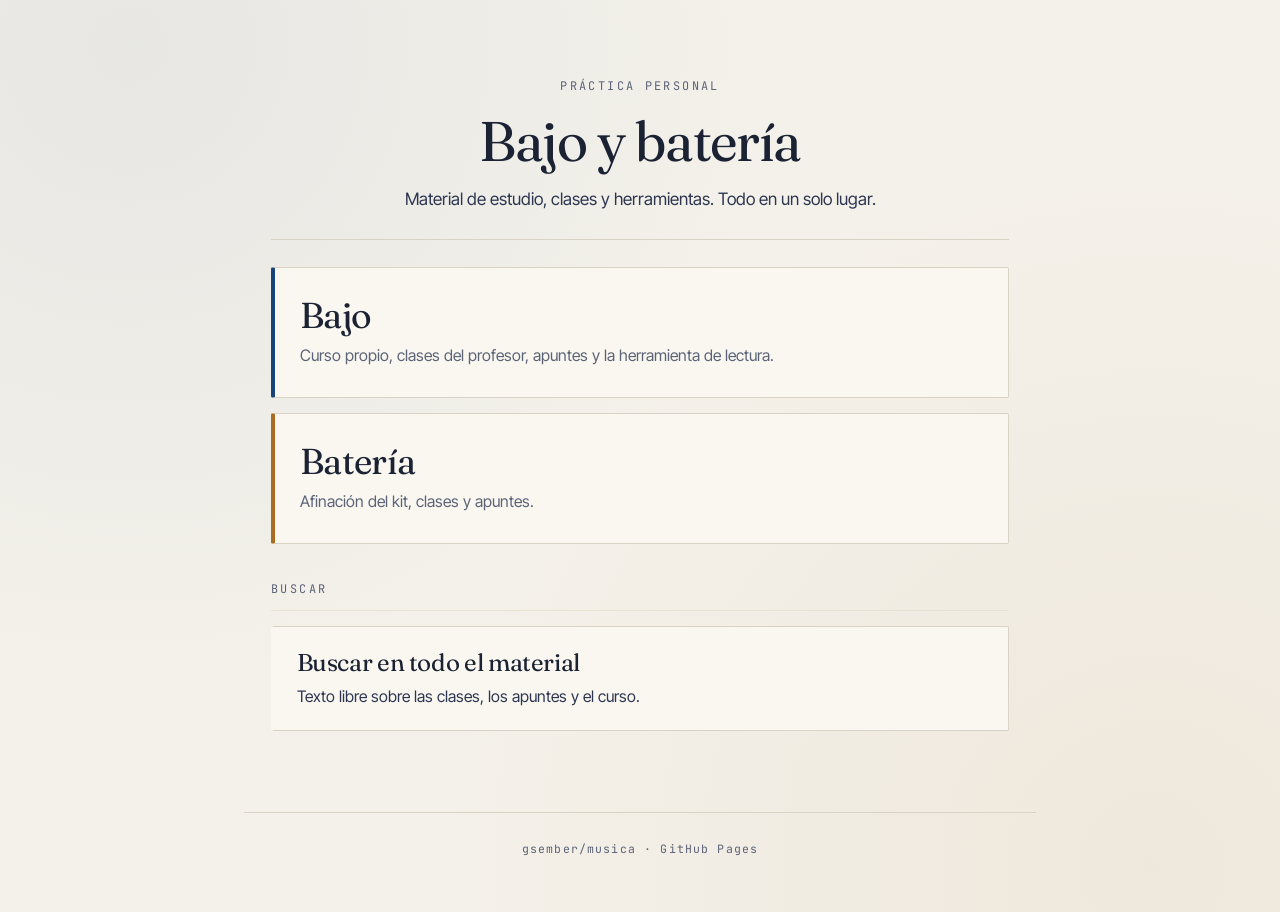
<file: index.html>
<!DOCTYPE html>
<html lang="es">
<head>
<meta charset="UTF-8">
<meta name="viewport" content="width=device-width, initial-scale=1.0, viewport-fit=cover">
<meta name="apple-mobile-web-app-capable" content="yes">
<meta name="apple-mobile-web-app-status-bar-style" content="black-translucent">
<meta name="theme-color" content="#f4f1ea">
<title>Música — Bajo y batería</title>
<link rel="stylesheet" href="css/fuentes.css">
<link rel="stylesheet" href="css/estilos.css">
</head>
<body>

<a class="saltar" href="#app">Saltar al contenido</a>

<nav class="barra" id="barra" hidden>
  <a class="barra-volver" id="barraVolver" href="#/">← Inicio</a>
  <a class="barra-buscar" href="#/buscar" aria-label="Buscar">Buscar</a>
</nav>

<main id="app" class="contenedor" tabindex="-1">
  <p class="cargando">Cargando…</p>
</main>

<footer class="pie">gsember/musica · GitHub Pages</footer>

<script src="js/lib/marked.min.js"></script>
<script src="js/registro.js"></script>
<script src="js/app.js"></script>
</body>
</html>
</file>
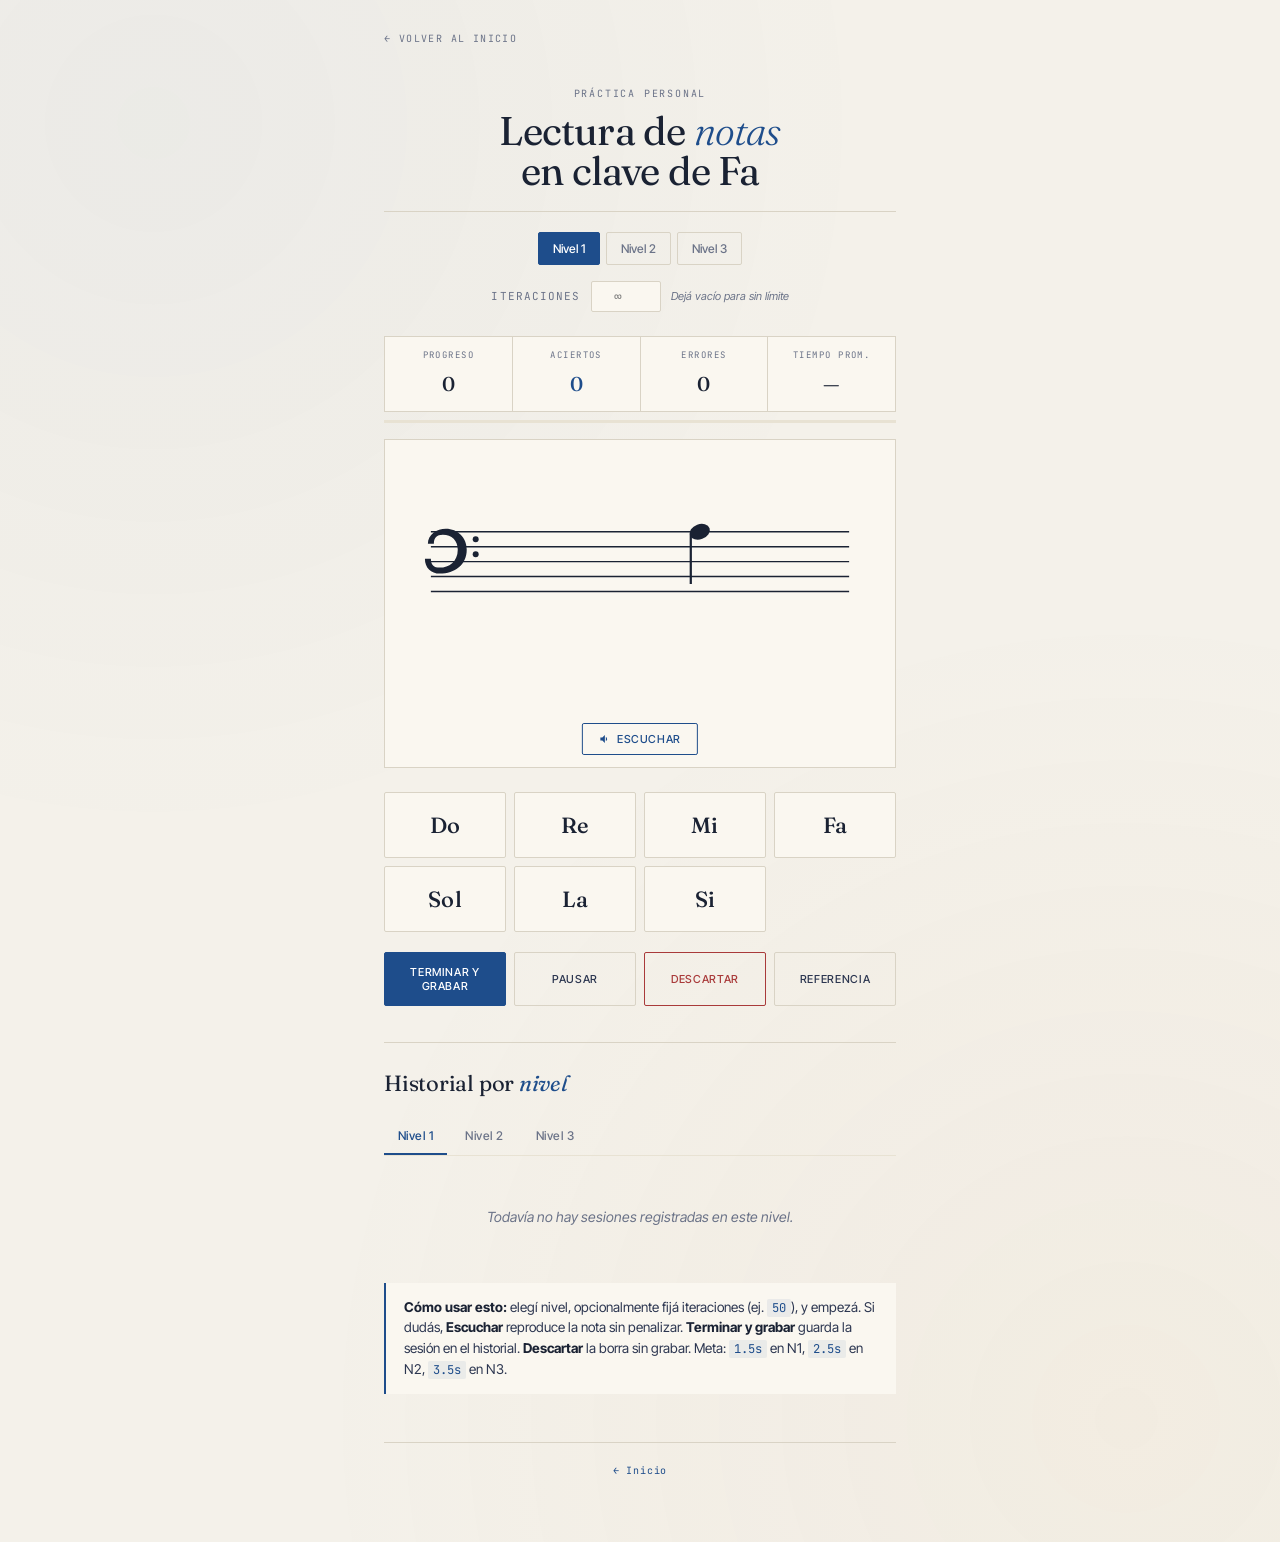
<file: herramientas/lectura/index.html>
<!DOCTYPE html>
<html lang="es">
<head>
<meta charset="UTF-8">
<meta name="viewport" content="width=device-width, initial-scale=1.0, maximum-scale=1.0">
<meta name="apple-mobile-web-app-capable" content="yes">
<meta name="apple-mobile-web-app-status-bar-style" content="black-translucent">
<title>Bajo — Lectura de Notas</title>
<link rel="preconnect" href="https://fonts.googleapis.com">
<link rel="preconnect" href="https://fonts.gstatic.com" crossorigin>
<link href="https://fonts.googleapis.com/css2?family=Fraunces:ital,opsz,wght@0,9..144,300;0,9..144,400;0,9..144,500;0,9..144,600&family=Inter+Tight:wght@400;500;600;700&family=JetBrains+Mono:wght@400;500;700&display=swap" rel="stylesheet">
<style>
:root{
  --bg:#f4f1ea;
  --paper:#faf7f0;
  --ink:#1a2233;
  --ink-soft:#2c3650;
  --muted:#6b7388;
  --accent:#1e4d8b;
  --rule:#d9d3c5;
  --rule-soft:#e8e2d3;
  --correct:#2d6a3e;
  --wrong:#a93a3a;
}
*{box-sizing:border-box;margin:0;padding:0;-webkit-tap-highlight-color:transparent}
html,body{background:var(--bg);color:var(--ink);font-family:'Inter Tight',sans-serif;-webkit-font-smoothing:antialiased;font-size:16px;line-height:1.5}
body{
  background:
    radial-gradient(circle at 12% 8%, rgba(30,77,139,.04), transparent 40%),
    radial-gradient(circle at 88% 92%, rgba(201,138,58,.05), transparent 45%),
    var(--bg);
  min-height:100vh;
  padding-bottom:40px;
}
.container{max-width:560px;margin:0 auto;padding:24px}

.back-link{display:inline-flex;align-items:center;gap:6px;font-family:'JetBrains Mono',monospace;font-size:10px;letter-spacing:.14em;text-transform:uppercase;color:var(--muted);text-decoration:none;margin-bottom:16px;transition:color .15s ease}
.back-link:hover{color:var(--accent)}

header{padding:24px 0 20px;border-bottom:1px solid var(--rule);text-align:center}
.eyebrow{font-family:'JetBrains Mono',monospace;font-size:10px;letter-spacing:.18em;text-transform:uppercase;color:var(--muted);margin-bottom:10px}
h1{font-family:'Fraunces',serif;font-weight:400;font-size:clamp(28px,5vw,40px);line-height:1;letter-spacing:-.02em}
h1 em{font-style:italic;font-weight:300;color:var(--accent)}

.level-bar{display:flex;gap:6px;margin:20px 0 0;justify-content:center}
.level-btn{padding:8px 14px;background:none;border:1px solid var(--rule);font-family:'Inter Tight',sans-serif;font-size:12px;font-weight:500;color:var(--muted);cursor:pointer;border-radius:2px;transition:all .15s ease}
.level-btn.active{background:var(--accent);color:#fff;border-color:var(--accent)}

.session-config{display:flex;align-items:center;gap:10px;margin-top:16px;justify-content:center;font-size:13px;color:var(--ink-soft);flex-wrap:wrap}
.session-config label{font-family:'JetBrains Mono',monospace;font-size:11px;letter-spacing:.1em;text-transform:uppercase;color:var(--muted)}
.session-config input{width:70px;padding:6px 10px;border:1px solid var(--rule);background:var(--paper);font-family:'JetBrains Mono',monospace;font-size:13px;text-align:center;color:var(--ink);border-radius:2px}
.session-config input:focus{outline:none;border-color:var(--accent)}
.session-config .hint{font-size:11px;color:var(--muted);font-style:italic}

.stats{display:grid;grid-template-columns:repeat(4,1fr);gap:1px;background:var(--rule);border:1px solid var(--rule);margin:24px 0 8px}
.stat{background:var(--paper);padding:12px 6px;text-align:center}
.stat-label{font-family:'JetBrains Mono',monospace;font-size:9px;letter-spacing:.16em;text-transform:uppercase;color:var(--muted);margin-bottom:6px}
.stat-value{font-family:'Fraunces',serif;font-size:20px;font-weight:500;color:var(--ink)}
.stat-value.accent{color:var(--accent)}

.progress-bar{height:3px;background:var(--rule-soft);margin-bottom:16px;position:relative;overflow:hidden}
.progress-fill{height:100%;background:var(--accent);width:0%;transition:width .25s ease}
.progress-bar.unlimited .progress-fill{background:repeating-linear-gradient(90deg, var(--muted) 0 6px, transparent 6px 12px);width:100%;opacity:.3}

.staff-container{background:var(--paper);border:1px solid var(--rule);padding:32px 16px 56px;margin:0 0 24px;display:flex;justify-content:center;align-items:center;min-height:220px;position:relative}
.staff-container.correct{background:rgba(45,106,62,.08);border-color:var(--correct)}
.staff-container.wrong{background:rgba(169,58,58,.08);border-color:var(--wrong)}
.feedback{position:absolute;top:12px;right:16px;font-family:'JetBrains Mono',monospace;font-size:11px;letter-spacing:.1em;text-transform:uppercase;font-weight:700;opacity:0;transition:opacity .2s ease}
.feedback.show{opacity:1}
.feedback.correct{color:var(--correct)}
.feedback.wrong{color:var(--wrong)}

.listen-btn{position:absolute;bottom:12px;left:50%;transform:translateX(-50%);padding:8px 16px;background:var(--paper);border:1px solid var(--accent);font-family:'Inter Tight',sans-serif;font-size:11px;font-weight:500;color:var(--accent);cursor:pointer;border-radius:2px;letter-spacing:.06em;text-transform:uppercase;display:inline-flex;align-items:center;gap:6px;transition:all .15s ease}
.listen-btn:hover{background:var(--accent);color:#fff}
.listen-btn:active{transform:translateX(-50%) scale(.95)}
.listen-btn svg{width:12px;height:12px}
.listen-btn.playing{background:var(--accent);color:#fff}

.pause-overlay{position:absolute;inset:0;background:rgba(250,247,240,.94);display:none;flex-direction:column;align-items:center;justify-content:center;gap:14px;z-index:10}
.pause-overlay.show{display:flex}
.pause-overlay .pause-label{font-family:'JetBrains Mono',monospace;font-size:11px;letter-spacing:.16em;text-transform:uppercase;color:var(--muted)}
.pause-overlay .pause-title{font-family:'Fraunces',serif;font-style:italic;font-size:28px;color:var(--accent);font-weight:400}
.pause-overlay .resume-btn{padding:12px 28px;background:var(--accent);color:#fff;border:none;font-family:'Inter Tight',sans-serif;font-size:12px;font-weight:500;letter-spacing:.08em;text-transform:uppercase;cursor:pointer;border-radius:2px;transition:background .15s ease}
.pause-overlay .resume-btn:hover{background:#163a6c}

svg.staff{display:block;max-width:100%;height:auto}

.answers{display:grid;grid-template-columns:repeat(4,1fr);gap:8px;margin-top:8px}
.answer-btn{padding:18px 8px;background:var(--paper);border:1px solid var(--rule);font-family:'Fraunces',serif;font-size:22px;font-weight:500;color:var(--ink);cursor:pointer;border-radius:2px;transition:all .12s ease;letter-spacing:.02em}
.answer-btn:hover{background:var(--ink);color:var(--paper);border-color:var(--ink)}
.answer-btn:active{transform:scale(.96)}
.answer-btn.correct-flash{background:var(--correct);color:#fff;border-color:var(--correct)}
.answer-btn.wrong-flash{background:var(--wrong);color:#fff;border-color:var(--wrong)}

.controls{display:grid;grid-template-columns:1fr 1fr 1fr 1fr;gap:8px;margin-top:20px}
.ctrl-btn{padding:12px 8px;background:none;border:1px solid var(--rule);font-family:'Inter Tight',sans-serif;font-size:11px;font-weight:500;letter-spacing:.06em;color:var(--ink-soft);cursor:pointer;text-transform:uppercase;border-radius:2px;transition:all .15s ease}
.ctrl-btn:hover{background:var(--ink);color:var(--paper);border-color:var(--ink)}
.ctrl-btn.primary{background:var(--accent);color:#fff;border-color:var(--accent)}
.ctrl-btn.primary:hover{background:#163a6c}
.ctrl-btn.warn{border-color:var(--wrong);color:var(--wrong)}
.ctrl-btn.warn:hover{background:var(--wrong);color:#fff;border-color:var(--wrong)}

.history-section{margin-top:36px;padding-top:24px;border-top:1px solid var(--rule)}
.history-section h2{font-family:'Fraunces',serif;font-weight:400;font-size:22px;margin-bottom:18px;letter-spacing:-.01em}
.history-section h2 em{font-style:italic;color:var(--accent)}

.history-tabs{display:flex;gap:4px;margin-bottom:18px;border-bottom:1px solid var(--rule-soft)}
.history-tab{padding:10px 14px;background:none;border:none;font-family:'Inter Tight',sans-serif;font-size:12px;font-weight:500;color:var(--muted);cursor:pointer;border-bottom:2px solid transparent;transition:all .15s ease;letter-spacing:.04em}
.history-tab:hover{color:var(--ink)}
.history-tab.active{color:var(--accent);border-bottom-color:var(--accent)}

.history-panel{display:none}
.history-panel.active{display:block}

.month-summary{display:grid;grid-template-columns:repeat(4,1fr);gap:1px;background:var(--rule);border:1px solid var(--rule);margin-bottom:18px}
.month-summary .stat{padding:10px 6px}
.month-summary .stat-value{font-size:18px}

.chart-container{background:var(--paper);border:1px solid var(--rule);padding:16px;margin-bottom:18px}
.chart-title{font-family:'JetBrains Mono',monospace;font-size:10px;letter-spacing:.14em;text-transform:uppercase;color:var(--muted);margin-bottom:12px;text-align:center}
.chart-svg{width:100%;height:auto;display:block}
.chart-empty{text-align:center;color:var(--muted);font-style:italic;font-size:13px;padding:20px 0}

.sessions-list{display:flex;flex-direction:column;gap:1px;background:var(--rule);border:1px solid var(--rule)}
.session-row{display:grid;grid-template-columns:90px 1fr 1fr 1fr;background:var(--paper);padding:10px 12px;gap:8px;align-items:center;font-size:13px}
.session-row .date{font-family:'JetBrains Mono',monospace;font-size:11px;color:var(--muted)}
.session-row .correct-cell{color:var(--correct);font-weight:500}
.session-row .wrong-cell{color:var(--wrong)}
.session-row .time-cell{font-family:'JetBrains Mono',monospace;color:var(--accent);text-align:right}

.empty-state{text-align:center;padding:32px 16px;color:var(--muted);font-style:italic;font-size:14px}

.notes-reference{margin-top:32px;padding-top:24px;border-top:1px solid var(--rule)}
.notes-reference h3{font-family:'Fraunces',serif;font-weight:400;font-size:18px;margin-bottom:14px;letter-spacing:-.01em}
.notes-reference p{font-size:13.5px;color:var(--ink-soft);line-height:1.6;margin-bottom:10px}
.notes-reference code{font-family:'JetBrains Mono',monospace;font-size:.92em;background:rgba(30,77,139,.07);padding:1px 5px;border-radius:2px;color:var(--accent)}

.tips{margin-top:24px;background:var(--paper);border-left:2px solid var(--accent);padding:14px 18px;font-size:13.5px;color:var(--ink-soft);line-height:1.55}
.tips strong{color:var(--ink)}
.tips code{font-family:'JetBrains Mono',monospace;font-size:.9em;background:rgba(30,77,139,.07);padding:1px 5px;border-radius:2px;color:var(--accent)}

footer{margin-top:48px;padding-top:20px;border-top:1px solid var(--rule);text-align:center;font-family:'JetBrains Mono',monospace;font-size:10px;color:var(--muted);letter-spacing:.08em}
footer a{color:var(--accent);text-decoration:none;margin:0 6px}

.modal-backdrop{position:fixed;inset:0;background:rgba(26,34,51,.6);display:none;align-items:center;justify-content:center;z-index:100;padding:24px}
.modal-backdrop.show{display:flex}
.modal{background:var(--paper);border:1px solid var(--rule);max-width:380px;width:100%;padding:28px;border-radius:2px}
.modal h3{font-family:'Fraunces',serif;font-weight:400;font-size:24px;margin-bottom:8px;letter-spacing:-.01em}
.modal h3 em{font-style:italic;color:var(--accent)}
.modal p{font-size:14px;color:var(--ink-soft);margin-bottom:18px;line-height:1.5}
.modal-stats{display:grid;grid-template-columns:repeat(3,1fr);gap:8px;margin-bottom:22px;text-align:center}
.modal-stats .stat{padding:10px 4px;background:var(--bg);border:1px solid var(--rule-soft)}
.modal-actions{display:grid;grid-template-columns:1fr 1fr;gap:8px}

@media (max-width:480px){
  .container{padding:16px}
  .answer-btn{padding:14px 4px;font-size:18px}
  .stat-value{font-size:18px}
  .session-row{grid-template-columns:80px 1fr 1fr 1fr;padding:8px 10px;font-size:12px}
}
</style>
</head>
<body>
<div class="container">

  <a class="back-link" href="../../index.html">← Volver al inicio</a>

  <header>
    <div class="eyebrow">Práctica personal</div>
    <h1>Lectura de <em>notas</em><br>en clave de Fa</h1>
  </header>

  <div class="level-bar">
    <button class="level-btn active" data-level="1">Nivel 1</button>
    <button class="level-btn" data-level="2">Nivel 2</button>
    <button class="level-btn" data-level="3">Nivel 3</button>
  </div>

  <div class="session-config">
    <label for="iterInput">Iteraciones</label>
    <input type="number" id="iterInput" min="1" max="999" placeholder="∞">
    <span class="hint">Dejá vacío para sin límite</span>
  </div>

  <div class="stats">
    <div class="stat">
      <div class="stat-label">Progreso</div>
      <div class="stat-value" id="progressCount">0</div>
    </div>
    <div class="stat">
      <div class="stat-label">Aciertos</div>
      <div class="stat-value accent" id="correctCount">0</div>
    </div>
    <div class="stat">
      <div class="stat-label">Errores</div>
      <div class="stat-value" id="wrongCount">0</div>
    </div>
    <div class="stat">
      <div class="stat-label">Tiempo prom.</div>
      <div class="stat-value" id="avgTime">—</div>
    </div>
  </div>

  <div class="progress-bar" id="progressBar">
    <div class="progress-fill" id="progressFill"></div>
  </div>

  <div class="staff-container" id="staffContainer">
    <span class="feedback" id="feedback"></span>
    <svg class="staff" id="staff" viewBox="0 0 320 160" xmlns="http://www.w3.org/2000/svg"></svg>
    <button class="listen-btn" id="listenBtn" title="Escuchar la nota">
      <svg viewBox="0 0 24 24" fill="currentColor"><path d="M3 9v6h4l5 5V4L7 9H3zm13.5 3c0-1.77-1.02-3.29-2.5-4.03v8.05c1.48-.73 2.5-2.25 2.5-4.02z"/></svg>
      Escuchar
    </button>
    <div class="pause-overlay" id="pauseOverlay">
      <div class="pause-label">Sesión en pausa</div>
      <div class="pause-title">Tomate tu tiempo</div>
      <button class="resume-btn" id="resumeBtn">Reanudar</button>
    </div>
  </div>

  <div class="answers" id="answers"></div>

  <div class="controls">
    <button class="ctrl-btn primary" id="endBtn">Terminar y grabar</button>
    <button class="ctrl-btn" id="pauseBtn">Pausar</button>
    <button class="ctrl-btn warn" id="discardBtn">Descartar</button>
    <button class="ctrl-btn" id="toggleNamesBtn">Referencia</button>
  </div>

  <div class="history-section">
    <h2>Historial por <em>nivel</em></h2>
    <div class="history-tabs">
      <button class="history-tab active" data-hist-level="1">Nivel 1</button>
      <button class="history-tab" data-hist-level="2">Nivel 2</button>
      <button class="history-tab" data-hist-level="3">Nivel 3</button>
    </div>
    <div class="history-panel active" data-hist-level="1" id="histPanel-1"></div>
    <div class="history-panel" data-hist-level="2" id="histPanel-2"></div>
    <div class="history-panel" data-hist-level="3" id="histPanel-3"></div>
  </div>

  <div class="notes-reference" id="reference" style="display:none">
    <h3>Notas en clave de Fa</h3>
    <p><strong>Las 5 líneas (de abajo hacia arriba)</strong>: <code>Sol – Si – Re – Fa – La</code></p>
    <p><strong>Los 4 espacios (de abajo hacia arriba)</strong>: <code>La – Do – Mi – Sol</code></p>
    <p><strong>Truco mnemotécnico</strong>: las líneas → "Sol Si Re Fa La". Los espacios → "La Do Mi Sol".</p>
    <p><strong>Líneas adicionales (Nivel 3)</strong>: arriba del pentagrama → <code>Do – Re – Mi</code>. Abajo → solo <code>Mi</code> (cuerda 4 al aire del bajo de 4). El rango cubre todo lo que toca un bajo estándar.</p>
  </div>

  <div class="tips">
    <strong>Cómo usar esto:</strong> elegí nivel, opcionalmente fijá iteraciones (ej. <code>50</code>), y empezá. Si dudás, <strong>Escuchar</strong> reproduce la nota sin penalizar. <strong>Terminar y grabar</strong> guarda la sesión en el historial. <strong>Descartar</strong> la borra sin grabar. Meta: <code>1.5s</code> en N1, <code>2.5s</code> en N2, <code>3.5s</code> en N3.
  </div>

  <footer>
    <a href="../../index.html">← Inicio</a>
  </footer>
</div>

<div class="modal-backdrop" id="modal">
  <div class="modal">
    <h3>Sesión <em>completada</em></h3>
    <p id="modalText">Tu sesión quedó registrada en el historial.</p>
    <div class="modal-stats">
      <div class="stat">
        <div class="stat-label">Aciertos</div>
        <div class="stat-value accent" id="modalCorrect">0</div>
      </div>
      <div class="stat">
        <div class="stat-label">Errores</div>
        <div class="stat-value" id="modalWrong">0</div>
      </div>
      <div class="stat">
        <div class="stat-label">Promedio</div>
        <div class="stat-value" id="modalAvg">—</div>
      </div>
    </div>
    <div class="modal-actions">
      <button class="ctrl-btn" id="modalDismiss">Cerrar</button>
      <button class="ctrl-btn primary" id="modalContinue">Nueva sesión</button>
    </div>
  </div>
</div>

<script>
// === AUDIO ===
let audioCtx = null;
function getAudioCtx(){
  if (!audioCtx) audioCtx = new (window.AudioContext || window.webkitAudioContext)();
  if (audioCtx.state === 'suspended') audioCtx.resume();
  return audioCtx;
}
const NOTE_FREQS = {
  'Do_2': 130.81, 'Re_2': 146.83, 'Mi_2': 164.81, 'Fa_2': 174.61,
  'Sol_2':196.00, 'La_2': 220.00, 'Si_2': 246.94,
  'Do_3': 261.63, 'Re_3': 293.66, 'Mi_3': 329.63, 'Fa_3': 349.23,
  'Sol_3':392.00, 'La_3': 440.00, 'Si_3': 493.88,
  'Do_4': 523.25, 'Re_4': 587.33, 'Mi_4': 659.25,
};
function playNote(note){
  const ctx = getAudioCtx();
  const key = note.name + '_' + note.octave;
  const freq = NOTE_FREQS[key];
  if (!freq) return;
  const now = ctx.currentTime;
  const duration = 1.2;
  const gain = ctx.createGain();
  gain.gain.setValueAtTime(0, now);
  gain.gain.linearRampToValueAtTime(0.35, now + 0.01);
  gain.gain.exponentialRampToValueAtTime(0.18, now + 0.15);
  gain.gain.exponentialRampToValueAtTime(0.001, now + duration);
  const filter = ctx.createBiquadFilter();
  filter.type = 'lowpass';
  filter.frequency.setValueAtTime(2200, now);
  filter.frequency.exponentialRampToValueAtTime(800, now + duration);
  filter.Q.value = 1.2;
  const fund = ctx.createOscillator();
  fund.type = 'triangle';
  fund.frequency.value = freq;
  fund.connect(filter);
  const harm2 = ctx.createOscillator();
  harm2.type = 'sine';
  harm2.frequency.value = freq * 2;
  const harm2Gain = ctx.createGain();
  harm2Gain.gain.value = 0.25;
  harm2.connect(harm2Gain).connect(filter);
  const harm3 = ctx.createOscillator();
  harm3.type = 'sine';
  harm3.frequency.value = freq * 3;
  const harm3Gain = ctx.createGain();
  harm3Gain.gain.value = 0.08;
  harm3.connect(harm3Gain).connect(filter);
  filter.connect(gain).connect(ctx.destination);
  fund.start(now); harm2.start(now); harm3.start(now);
  fund.stop(now + duration + 0.05);
  harm2.stop(now + duration + 0.05);
  harm3.stop(now + duration + 0.05);
}

// === NOTAS Y NIVELES ===
const ALL_NOTES = [
  // Bajo de 4 cuerdas estándar (Mi-La-Re-Sol): nota más grave = Mi (cuerda 4 al aire)
  // que en clave de Fa se escribe en la primera línea adicional abajo.
  { name:'Mi', y:90,  ledger:'below', octave:2 },
  { name:'Fa', y:85,  ledger:null,    octave:2 },
  { name:'Sol',y:80,  ledger:null,    octave:2 },
  { name:'La', y:75,  ledger:null,    octave:2 },
  { name:'Si', y:70,  ledger:null,    octave:2 },
  { name:'Do', y:65,  ledger:null,    octave:3 },
  { name:'Re', y:60,  ledger:null,    octave:3 },
  { name:'Mi', y:55,  ledger:null,    octave:3 },
  { name:'Fa', y:50,  ledger:null,    octave:3 },
  { name:'Sol',y:45,  ledger:null,    octave:3 },
  { name:'La', y:40,  ledger:null,    octave:3 },
  { name:'Si', y:35,  ledger:null,    octave:3 },
  { name:'Do', y:30,  ledger:'above', octave:4 },
  { name:'Re', y:25,  ledger:'above', octave:4 },
  { name:'Mi', y:20,  ledger:'above', octave:4 },
];
const LEVEL_1 = ALL_NOTES.filter(n => [40,50,60,70,80].includes(n.y));
const LEVEL_2 = ALL_NOTES.filter(n => n.y >= 40 && n.y <= 80);
const LEVEL_3 = ALL_NOTES;
const LEVELS = { 1: LEVEL_1, 2: LEVEL_2, 3: LEVEL_3 };
const NOTE_OPTIONS = ['Do','Re','Mi','Fa','Sol','La','Si'];

// === ESTADO PERSISTENTE ===
const STORAGE_KEY = 'lectura-notas-state-v2';

function defaultState(){
  return { level:1, iterTarget:null, history:{1:[],2:[],3:[]} };
}
function loadState(){
  try {
    const raw = localStorage.getItem(STORAGE_KEY);
    if (!raw) return defaultState();
    const parsed = JSON.parse(raw);
    if (!parsed.history) parsed.history = {1:[],2:[],3:[]};
    [1,2,3].forEach(l=>{ if(!parsed.history[l]) parsed.history[l] = []; });
    return parsed;
  } catch(e){ return defaultState(); }
}
function saveState(){
  try { localStorage.setItem(STORAGE_KEY, JSON.stringify(state)); } catch(e){}
}

let state = loadState();

// === SESIÓN ACTUAL ===
function newSession(){ return { correct:0, wrong:0, times:[], lastNote:null }; }
let session = newSession();
let currentNote = null;
let questionStartTime = null;
let acceptingAnswers = false;
let paused = false;

// === DIBUJO ===
function drawStaff(note){
  const svg = document.getElementById('staff');
  const lines = [40, 50, 60, 70, 80];
  const noteX = 200;
  let html = '';
  lines.forEach(y => {
    html += `<line x1="20" y1="${y}" x2="300" y2="${y}" stroke="#1a2233" stroke-width="1"/>`;
  });
  html += drawBassClef(30);
  if (note.ledger === 'above') {
    for (let y = 30; y >= note.y; y -= 10) {
      if (y < 40) html += `<line x1="${noteX-12}" y1="${y}" x2="${noteX+12}" y2="${y}" stroke="#1a2233" stroke-width="1"/>`;
    }
  } else if (note.ledger === 'below') {
    for (let y = 90; y <= note.y; y += 10) {
      if (y > 80) html += `<line x1="${noteX-12}" y1="${y}" x2="${noteX+12}" y2="${y}" stroke="#1a2233" stroke-width="1"/>`;
    }
  }
  html += `<ellipse cx="${noteX}" cy="${note.y}" rx="7" ry="5" fill="#1a2233" transform="rotate(-20 ${noteX} ${note.y})"/>`;
  if (note.y >= 60) {
    html += `<line x1="${noteX+6}" y1="${note.y-1}" x2="${noteX+6}" y2="${note.y-35}" stroke="#1a2233" stroke-width="1.5"/>`;
  } else {
    html += `<line x1="${noteX-6}" y1="${note.y+1}" x2="${noteX-6}" y2="${note.y+35}" stroke="#1a2233" stroke-width="1.5"/>`;
  }
  svg.innerHTML = html;
}
function drawBassClef(cx){
  const yFa = 50;
  return `<g transform="translate(${cx}, ${yFa})">
    <path d="M 0,-12 C 8,-12 14,-6 14,2 C 14,12 6,18 -4,18 C -10,18 -14,14 -14,8 L -10,8 C -10,12 -8,14 -4,14 C 2,14 8,10 8,2 C 8,-4 4,-8 -2,-8 C -6,-8 -8,-6 -8,-2 L -12,-2 C -12,-8 -6,-12 0,-12 Z" fill="#1a2233"/>
    <circle cx="20" cy="-5" r="2" fill="#1a2233"/>
    <circle cx="20" cy="5" r="2" fill="#1a2233"/>
  </g>`;
}

// === PREGUNTAS ===
function pickNote(){
  const pool = LEVELS[state.level];
  let pick, attempts = 0;
  do {
    pick = pool[Math.floor(Math.random() * pool.length)];
    attempts++;
  } while (session.lastNote && pick.name === session.lastNote.name && pick.y === session.lastNote.y && attempts < 10);
  return pick;
}

function newQuestion(){
  currentNote = pickNote();
  session.lastNote = currentNote;
  drawStaff(currentNote);
  questionStartTime = Date.now();
  acceptingAnswers = true;
  document.getElementById('staffContainer').classList.remove('correct','wrong');
  document.getElementById('feedback').classList.remove('show');
  document.querySelectorAll('.answer-btn').forEach(b=>{
    b.classList.remove('correct-flash','wrong-flash');
  });
}

function totalAnswered(){ return session.correct + session.wrong; }

function handleAnswer(noteName, btn){
  if (!acceptingAnswers || paused) return;
  acceptingAnswers = false;
  const elapsed = (Date.now() - questionStartTime) / 1000;
  if (noteName === currentNote.name) {
    session.correct++;
    session.times.push(elapsed);
    if (session.times.length > 100) session.times.shift();
    btn.classList.add('correct-flash');
    document.getElementById('staffContainer').classList.add('correct');
    showFeedback('✓ Correcto', 'correct');
    playNote(currentNote);
    setTimeout(afterAnswer, 900);
  } else {
    session.wrong++;
    btn.classList.add('wrong-flash');
    document.querySelectorAll('.answer-btn').forEach(b=>{
      if (b.dataset.note === currentNote.name) b.classList.add('correct-flash');
    });
    document.getElementById('staffContainer').classList.add('wrong');
    showFeedback('Era ' + currentNote.name, 'wrong');
    setTimeout(()=>playNote(currentNote), 200);
    setTimeout(afterAnswer, 1800);
  }
  updateStats();
}

function afterAnswer(){
  if (state.iterTarget && totalAnswered() >= state.iterTarget) {
    finishSession(true);
  } else {
    newQuestion();
  }
}

function showFeedback(text, kind){
  const fb = document.getElementById('feedback');
  fb.textContent = text;
  fb.className = 'feedback show ' + kind;
}

function updateStats(){
  document.getElementById('correctCount').textContent = session.correct;
  document.getElementById('wrongCount').textContent = session.wrong;
  const total = totalAnswered();
  if (state.iterTarget) {
    document.getElementById('progressCount').textContent = total + '/' + state.iterTarget;
    document.getElementById('progressBar').classList.remove('unlimited');
    document.getElementById('progressFill').style.width = Math.min(100, (total/state.iterTarget)*100) + '%';
  } else {
    document.getElementById('progressCount').textContent = total;
    document.getElementById('progressBar').classList.add('unlimited');
    document.getElementById('progressFill').style.width = '0%';
  }
  if (session.times.length > 0) {
    const avg = session.times.reduce((a,b)=>a+b,0) / session.times.length;
    document.getElementById('avgTime').textContent = avg.toFixed(1) + 's';
  } else {
    document.getElementById('avgTime').textContent = '—';
  }
}

// === SESIONES ===
function recordCurrentSession(){
  const total = totalAnswered();
  if (total === 0) return null;
  const avg = session.times.length > 0 ? session.times.reduce((a,b)=>a+b,0)/session.times.length : null;
  const record = {
    date: new Date().toISOString(),
    correct: session.correct, wrong: session.wrong,
    avgTime: avg, iterations: total
  };
  if (!state.history[state.level]) state.history[state.level] = [];
  state.history[state.level].push(record);
  if (state.history[state.level].length > 200) {
    state.history[state.level] = state.history[state.level].slice(-200);
  }
  saveState();
  return record;
}

function finishSession(autoFromLimit){
  const record = recordCurrentSession();
  if (!record) return;
  renderHistory();
  showModal(record, autoFromLimit);
  session = newSession();
  updateStats();
  newQuestion();
}

function discardSession(){
  if (totalAnswered() === 0) return;
  if (!confirm('¿Descartar la sesión actual sin grabarla?')) return;
  session = newSession();
  updateStats();
  newQuestion();
}

function showModal(record, autoFromLimit){
  document.getElementById('modalCorrect').textContent = record.correct;
  document.getElementById('modalWrong').textContent = record.wrong;
  document.getElementById('modalAvg').textContent = record.avgTime!=null ? record.avgTime.toFixed(1)+'s' : '—';
  document.getElementById('modalText').textContent = autoFromLimit
    ? '¡Completaste las iteraciones! La sesión quedó registrada.'
    : 'Tu sesión quedó registrada en el historial.';
  document.getElementById('modal').classList.add('show');
}
function hideModal(){ document.getElementById('modal').classList.remove('show'); }

// === HISTORIAL ===
function renderHistory(){
  [1,2,3].forEach(level => {
    const panel = document.getElementById('histPanel-' + level);
    const sessions = state.history[level] || [];
    if (sessions.length === 0) {
      panel.innerHTML = '<div class="empty-state">Todavía no hay sesiones registradas en este nivel.</div>';
      return;
    }
    const oneMonthAgo = Date.now() - (30 * 24 * 60 * 60 * 1000);
    const monthSessions = sessions.filter(s => new Date(s.date).getTime() >= oneMonthAgo);
    const monthCorrect = monthSessions.reduce((a,s)=>a+s.correct, 0);
    const monthWrong = monthSessions.reduce((a,s)=>a+s.wrong, 0);
    const monthAvgs = monthSessions.filter(s=>s.avgTime!=null).map(s=>s.avgTime);
    const monthAvg = monthAvgs.length ? (monthAvgs.reduce((a,b)=>a+b,0)/monthAvgs.length) : null;
    const accuracy = (monthCorrect+monthWrong)>0 ? Math.round(monthCorrect/(monthCorrect+monthWrong)*100) : null;

    let html = `
      <div class="chart-title">Último mes · ${monthSessions.length} sesión${monthSessions.length!==1?'es':''}</div>
      <div class="month-summary">
        <div class="stat"><div class="stat-label">Aciertos</div><div class="stat-value accent">${monthCorrect}</div></div>
        <div class="stat"><div class="stat-label">Errores</div><div class="stat-value">${monthWrong}</div></div>
        <div class="stat"><div class="stat-label">T. prom.</div><div class="stat-value">${monthAvg!=null?monthAvg.toFixed(1)+'s':'—'}</div></div>
        <div class="stat"><div class="stat-label">Precisión</div><div class="stat-value">${accuracy!=null?accuracy+'%':'—'}</div></div>
      </div>
    `;

    const recentForChart = sessions.slice(-20).filter(s=>s.avgTime!=null);
    if (recentForChart.length >= 2) {
      html += renderChart(recentForChart);
    } else if (recentForChart.length === 1) {
      html += '<div class="chart-container"><div class="chart-empty">Necesitás al menos 2 sesiones para ver el gráfico.</div></div>';
    }

    html += '<div class="chart-title">Últimas sesiones</div>';
    html += '<div class="sessions-list">';
    const recent = sessions.slice(-10).reverse();
    recent.forEach(s => {
      const d = new Date(s.date);
      const dateStr = String(d.getDate()).padStart(2,'0') + '/' +
                      String(d.getMonth()+1).padStart(2,'0') + ' ' +
                      String(d.getHours()).padStart(2,'0') + ':' +
                      String(d.getMinutes()).padStart(2,'0');
      html += `<div class="session-row">
        <span class="date">${dateStr}</span>
        <span class="correct-cell">✓ ${s.correct}</span>
        <span class="wrong-cell">✗ ${s.wrong}</span>
        <span class="time-cell">${s.avgTime!=null?s.avgTime.toFixed(1)+'s':'—'}</span>
      </div>`;
    });
    html += '</div>';
    panel.innerHTML = html;
  });
}

function renderChart(sessions){
  const W = 480, H = 140, padL = 36, padR = 12, padT = 16, padB = 28;
  const innerW = W - padL - padR;
  const innerH = H - padT - padB;
  const times = sessions.map(s => s.avgTime);
  const minT = Math.max(0, Math.min(...times) - 0.5);
  const maxT = Math.max(...times) + 0.5;
  const rangeT = maxT - minT || 1;
  const xStep = sessions.length > 1 ? innerW / (sessions.length - 1) : 0;
  const yFor = t => padT + innerH - ((t - minT) / rangeT) * innerH;
  const xFor = i => padL + i * xStep;
  let gridLines = '';
  const startTick = Math.ceil(minT);
  const endTick = Math.floor(maxT);
  for (let t = startTick; t <= endTick; t++) {
    const y = yFor(t);
    gridLines += `<line x1="${padL}" y1="${y}" x2="${W-padR}" y2="${y}" stroke="#d9d3c5" stroke-width="0.5" stroke-dasharray="2,3"/>`;
    gridLines += `<text x="${padL-6}" y="${y+3}" font-family="JetBrains Mono, monospace" font-size="9" fill="#6b7388" text-anchor="end">${t}s</text>`;
  }
  let path = '';
  sessions.forEach((s, i) => {
    path += (i === 0 ? 'M' : 'L') + xFor(i) + ',' + yFor(s.avgTime) + ' ';
  });
  const area = path + `L${xFor(sessions.length-1)},${padT+innerH} L${xFor(0)},${padT+innerH} Z`;
  let dots = '';
  sessions.forEach((s, i) => {
    dots += `<circle cx="${xFor(i)}" cy="${yFor(s.avgTime)}" r="3" fill="#1e4d8b"/>`;
  });
  const firstS = sessions[0], lastS = sessions[sessions.length-1];
  let trend = '→ estable';
  const diff = lastS.avgTime - firstS.avgTime;
  if (diff < -0.2) trend = '↓ mejorando';
  else if (diff > 0.2) trend = '↑ empeorando';
  return `
    <div class="chart-container">
      <div class="chart-title">Tiempo prom. por sesión · ${trend}</div>
      <svg class="chart-svg" viewBox="0 0 ${W} ${H}" preserveAspectRatio="xMidYMid meet" xmlns="http://www.w3.org/2000/svg">
        ${gridLines}
        <path d="${area}" fill="rgba(30,77,139,.08)"/>
        <path d="${path}" fill="none" stroke="#1e4d8b" stroke-width="1.5" stroke-linejoin="round" stroke-linecap="round"/>
        ${dots}
      </svg>
    </div>
  `;
}

// === UI ===
function buildAnswers(){
  const container = document.getElementById('answers');
  container.innerHTML = '';
  NOTE_OPTIONS.forEach(name => {
    const btn = document.createElement('button');
    btn.className = 'answer-btn';
    btn.textContent = name;
    btn.dataset.note = name;
    btn.addEventListener('click', ()=>handleAnswer(name, btn));
    container.appendChild(btn);
  });
}

document.querySelectorAll('.level-btn').forEach(btn=>{
  btn.addEventListener('click', ()=>{
    const newLevel = parseInt(btn.dataset.level);
    if (newLevel === state.level) return;
    if (totalAnswered() > 0) {
      const grabar = confirm('Tenés una sesión en curso con ' + totalAnswered() + ' respuestas. ¿Grabarla antes de cambiar de nivel?\n\nAceptar = grabar y cambiar\nCancelar = descartar y cambiar');
      if (grabar) recordCurrentSession();
    }
    document.querySelectorAll('.level-btn').forEach(b=>b.classList.remove('active'));
    btn.classList.add('active');
    state.level = newLevel;
    saveState();
    session = newSession();
    // Sincronizar tab de historial al nivel actual
    document.querySelectorAll('.history-tab').forEach(t=>{
      t.classList.toggle('active', parseInt(t.dataset.histLevel) === newLevel);
    });
    document.querySelectorAll('.history-panel').forEach(p=>{
      p.classList.toggle('active', parseInt(p.dataset.histLevel) === newLevel);
    });
    updateStats();
    renderHistory();
    newQuestion();
  });
});

document.querySelectorAll('.history-tab').forEach(tab=>{
  tab.addEventListener('click', ()=>{
    document.querySelectorAll('.history-tab').forEach(t=>t.classList.remove('active'));
    tab.classList.add('active');
    const level = tab.dataset.histLevel;
    document.querySelectorAll('.history-panel').forEach(p=>{
      p.classList.toggle('active', p.dataset.histLevel === level);
    });
  });
});

document.getElementById('iterInput').addEventListener('change', (e)=>{
  const v = parseInt(e.target.value);
  if (isNaN(v) || v <= 0) {
    state.iterTarget = null;
    e.target.value = '';
  } else {
    state.iterTarget = v;
  }
  saveState();
  updateStats();
});

document.getElementById('endBtn').addEventListener('click', ()=>{
  if (totalAnswered() === 0) {
    alert('Hacé al menos una respuesta antes de terminar.');
    return;
  }
  finishSession(false);
});
document.getElementById('discardBtn').addEventListener('click', discardSession);
document.getElementById('toggleNamesBtn').addEventListener('click', (e)=>{
  const ref = document.getElementById('reference');
  if (ref.style.display === 'none') {
    ref.style.display = 'block';
    e.target.textContent = 'Ocultar';
  } else {
    ref.style.display = 'none';
    e.target.textContent = 'Referencia';
  }
});

document.getElementById('listenBtn').addEventListener('click', ()=>{
  if (paused) return;
  if (currentNote) {
    playNote(currentNote);
    const btn = document.getElementById('listenBtn');
    btn.classList.add('playing');
    setTimeout(()=>btn.classList.remove('playing'), 400);
  }
});

document.getElementById('modalDismiss').addEventListener('click', hideModal);
document.getElementById('modalContinue').addEventListener('click', hideModal);

// === PAUSA ===
function pauseSession(){
  if (paused) return;
  paused = true;
  acceptingAnswers = false;
  document.getElementById('pauseOverlay').classList.add('show');
  document.getElementById('pauseBtn').textContent = 'En pausa';
  document.getElementById('pauseBtn').disabled = true;
}
function resumeSession(){
  if (!paused) return;
  paused = false;
  document.getElementById('pauseOverlay').classList.remove('show');
  document.getElementById('pauseBtn').textContent = 'Pausar';
  document.getElementById('pauseBtn').disabled = false;
  // Reiniciar el cronómetro de la pregunta actual para no contar el tiempo de pausa
  questionStartTime = Date.now();
  acceptingAnswers = true;
}
document.getElementById('pauseBtn').addEventListener('click', pauseSession);
document.getElementById('resumeBtn').addEventListener('click', resumeSession);

// === INIT ===
document.querySelectorAll('.level-btn').forEach(b=>{
  b.classList.toggle('active', parseInt(b.dataset.level) === state.level);
});
document.querySelectorAll('.history-tab').forEach(t=>{
  t.classList.toggle('active', parseInt(t.dataset.histLevel) === state.level);
});
document.querySelectorAll('.history-panel').forEach(p=>{
  p.classList.toggle('active', parseInt(p.dataset.histLevel) === state.level);
});
if (state.iterTarget) document.getElementById('iterInput').value = state.iterTarget;
buildAnswers();
updateStats();
renderHistory();
newQuestion();
</script>
</body>
</html>
</file>
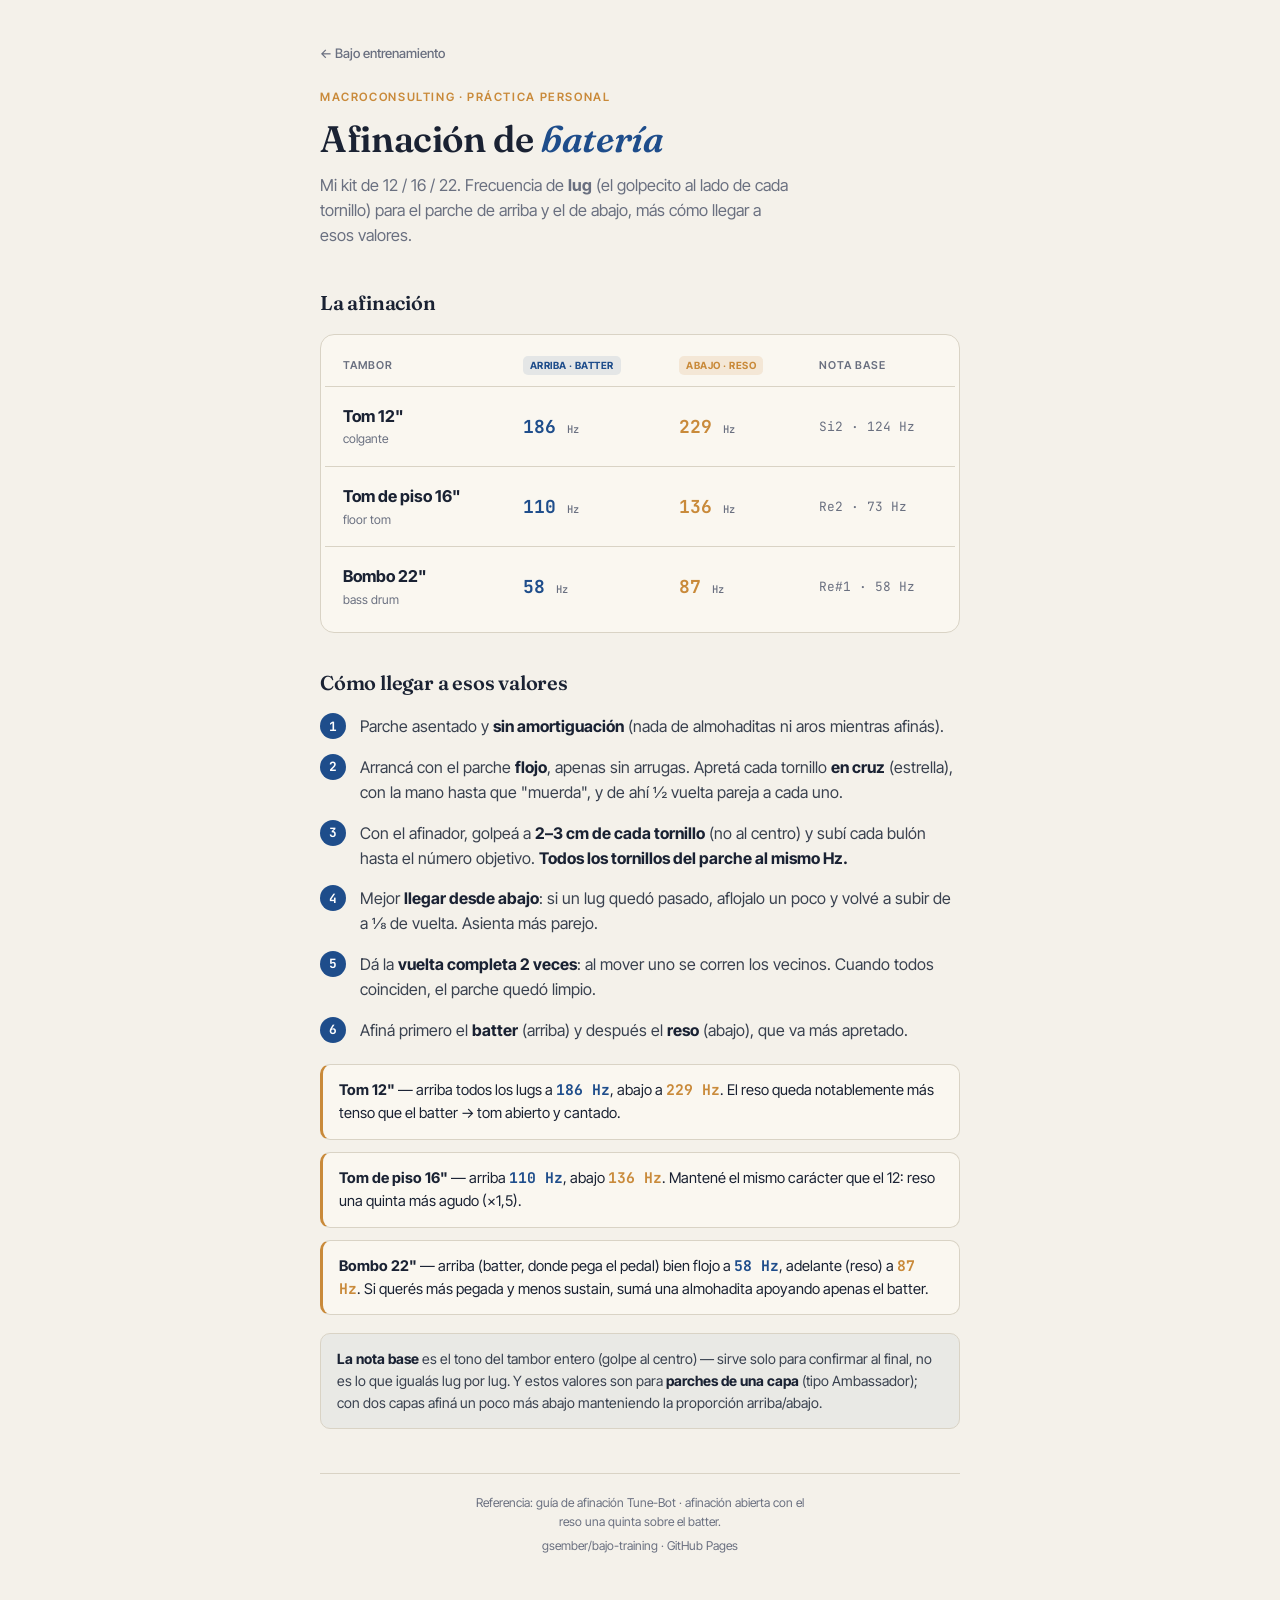
<file: afinacion-bateria_1.html>
<!DOCTYPE html>
<html lang="es">
<head>
<meta charset="UTF-8">
<meta name="viewport" content="width=device-width, initial-scale=1.0">
<title>Afinación de batería · 12 / 16 / 22</title>
<link rel="preconnect" href="https://fonts.googleapis.com">
<link rel="preconnect" href="https://fonts.gstatic.com" crossorigin>
<link href="https://fonts.googleapis.com/css2?family=Fraunces:ital,opsz,wght@0,9..144,400;0,9..144,600;1,9..144,400;1,9..144,600&family=Inter+Tight:wght@400;500;600;700&family=JetBrains+Mono:wght@500;700&display=swap" rel="stylesheet">
<style>
  :root{
    --bg:#f4f1ea; --paper:#faf7f0; --ink:#1a2233; --dim:#6a7080;
    --blue:#1e4d8b; --gold:#c98a3a; --border:#d9d3c5;
  }
  *{box-sizing:border-box; margin:0; padding:0}
  body{
    background:var(--bg); color:var(--ink);
    font-family:'Inter Tight',-apple-system,BlinkMacSystemFont,'Segoe UI',sans-serif;
    line-height:1.55; padding:40px 20px 64px;
    -webkit-font-smoothing:antialiased;
  }
  .wrap{max-width:640px; margin:0 auto}

  .back{
    display:inline-block; text-decoration:none; color:var(--dim);
    font-size:.82rem; font-weight:500; margin-bottom:26px;
    transition:color .15s ease;
  }
  .back:hover{color:var(--blue)}

  .kicker{
    font-size:.72rem; text-transform:uppercase; letter-spacing:.14em;
    color:var(--gold); font-weight:600; margin-bottom:12px;
  }
  h1{
    font-family:'Fraunces',serif; font-weight:600; font-size:2.3rem;
    line-height:1.08; letter-spacing:-.01em; margin-bottom:14px;
  }
  h1 em{font-style:italic; color:var(--blue)}
  .lead{color:var(--dim); font-size:1.02rem; max-width:52ch; margin-bottom:38px}

  h2{
    font-family:'Fraunces',serif; font-weight:600; font-size:1.25rem;
    margin:0 0 16px; letter-spacing:-.01em;
  }

  .panel{
    background:var(--paper); border:1px solid var(--border);
    border-radius:14px; padding:6px 4px; margin-bottom:34px; overflow:hidden;
  }
  table{width:100%; border-collapse:collapse}
  thead th{
    text-align:left; font-size:.68rem; text-transform:uppercase;
    letter-spacing:.09em; color:var(--dim); font-weight:600;
    padding:15px 18px 11px; border-bottom:1px solid var(--border);
  }
  tbody td{padding:17px 18px; border-bottom:1px solid var(--border); vertical-align:middle}
  tbody tr:last-child td{border-bottom:none}
  .drum{font-weight:700; font-size:1.02rem}
  .drum small{display:block; font-weight:400; color:var(--dim); font-size:.76rem; margin-top:1px}
  .hz{font-family:'JetBrains Mono',monospace; font-size:1.12rem; font-weight:700}
  .hz.b{color:var(--blue)}
  .hz.r{color:var(--gold)}
  .hz span{font-size:.66rem; font-weight:500; color:var(--dim)}
  .base{font-family:'JetBrains Mono',monospace; font-size:.8rem; color:var(--dim)}
  .head-tag{
    display:inline-block; font-size:.62rem; font-weight:700; letter-spacing:.05em;
    text-transform:uppercase; padding:2px 7px; border-radius:5px;
  }
  .head-tag.b{background:rgba(30,77,139,.1); color:var(--blue)}
  .head-tag.r{background:rgba(201,138,58,.14); color:var(--gold)}

  .steps{counter-reset:s; list-style:none; margin:0 0 6px}
  .steps li{
    position:relative; padding:0 0 16px 40px; color:#39414f;
  }
  .steps li:last-child{padding-bottom:0}
  .steps li::before{
    counter-increment:s; content:counter(s);
    position:absolute; left:0; top:-1px;
    width:26px; height:26px; border-radius:50%;
    background:var(--blue); color:#fff;
    font-family:'JetBrains Mono',monospace; font-size:.8rem; font-weight:700;
    display:flex; align-items:center; justify-content:center;
  }
  .steps b{color:var(--ink)}

  .perdrum{
    background:var(--paper); border:1px solid var(--border);
    border-left:3px solid var(--gold); border-radius:10px;
    padding:14px 16px; margin-bottom:12px; font-size:.92rem;
  }
  .perdrum:last-child{margin-bottom:0}
  .perdrum strong{font-weight:700}
  .perdrum .val{font-family:'JetBrains Mono',monospace; font-weight:700}
  .perdrum .val.b{color:var(--blue)}
  .perdrum .val.r{color:var(--gold)}

  .tip{
    font-size:.88rem; color:#39414f; background:rgba(30,77,139,.05);
    border:1px solid var(--border); border-radius:10px; padding:14px 16px; margin-top:18px;
  }
  .tip b{color:var(--ink)}

  footer{
    margin-top:44px; padding-top:20px; border-top:1px solid var(--border);
    color:var(--dim); font-size:.76rem; text-align:center;
  }
  footer .note{display:block; margin-bottom:6px; max-width:48ch; margin-inline:auto}

  @media (max-width:520px){
    h1{font-size:1.9rem}
    thead th:nth-child(4), tbody td:nth-child(4){display:none}
  }
</style>
</head>
<body>
<div class="wrap">
  <a class="back" href="./">← Bajo entrenamiento</a>

  <div class="kicker">MacroConsulting · Práctica personal</div>
  <h1>Afinación de <em>batería</em></h1>
  <p class="lead">Mi kit de 12 / 16 / 22. Frecuencia de <strong>lug</strong> (el golpecito al lado de cada tornillo) para el parche de arriba y el de abajo, más cómo llegar a esos valores.</p>

  <h2>La afinación</h2>
  <div class="panel">
    <table>
      <thead>
        <tr>
          <th>Tambor</th>
          <th><span class="head-tag b">Arriba · batter</span></th>
          <th><span class="head-tag r">Abajo · reso</span></th>
          <th>Nota base</th>
        </tr>
      </thead>
      <tbody>
        <tr>
          <td class="drum">Tom 12"<small>colgante</small></td>
          <td class="hz b">186 <span>Hz</span></td>
          <td class="hz r">229 <span>Hz</span></td>
          <td class="base">Si2 · 124 Hz</td>
        </tr>
        <tr>
          <td class="drum">Tom de piso 16"<small>floor tom</small></td>
          <td class="hz b">110 <span>Hz</span></td>
          <td class="hz r">136 <span>Hz</span></td>
          <td class="base">Re2 · 73 Hz</td>
        </tr>
        <tr>
          <td class="drum">Bombo 22"<small>bass drum</small></td>
          <td class="hz b">58 <span>Hz</span></td>
          <td class="hz r">87 <span>Hz</span></td>
          <td class="base">Re#1 · 58 Hz</td>
        </tr>
      </tbody>
    </table>
  </div>

  <h2>Cómo llegar a esos valores</h2>
  <ol class="steps">
    <li>Parche asentado y <b>sin amortiguación</b> (nada de almohaditas ni aros mientras afinás).</li>
    <li>Arrancá con el parche <b>flojo</b>, apenas sin arrugas. Apretá cada tornillo <b>en cruz</b> (estrella), con la mano hasta que "muerda", y de ahí ½ vuelta pareja a cada uno.</li>
    <li>Con el afinador, golpeá a <b>2–3 cm de cada tornillo</b> (no al centro) y subí cada bulón hasta el número objetivo. <b>Todos los tornillos del parche al mismo Hz.</b></li>
    <li>Mejor <b>llegar desde abajo</b>: si un lug quedó pasado, aflojalo un poco y volvé a subir de a ⅛ de vuelta. Asienta más parejo.</li>
    <li>Dá la <b>vuelta completa 2 veces</b>: al mover uno se corren los vecinos. Cuando todos coinciden, el parche quedó limpio.</li>
    <li>Afiná primero el <b>batter</b> (arriba) y después el <b>reso</b> (abajo), que va más apretado.</li>
  </ol>

  <div style="margin-top:22px">
    <div class="perdrum">
      <strong>Tom 12"</strong> — arriba todos los lugs a <span class="val b">186 Hz</span>, abajo a <span class="val r">229 Hz</span>. El reso queda notablemente más tenso que el batter → tom abierto y cantado.
    </div>
    <div class="perdrum">
      <strong>Tom de piso 16"</strong> — arriba <span class="val b">110 Hz</span>, abajo <span class="val r">136 Hz</span>. Mantené el mismo carácter que el 12: reso una quinta más agudo (×1,5).
    </div>
    <div class="perdrum">
      <strong>Bombo 22"</strong> — arriba (batter, donde pega el pedal) bien flojo a <span class="val b">58 Hz</span>, adelante (reso) a <span class="val r">87 Hz</span>. Si querés más pegada y menos sustain, sumá una almohadita apoyando apenas el batter.
    </div>
  </div>

  <div class="tip">
    <b>La nota base</b> es el tono del tambor entero (golpe al centro) — sirve solo para confirmar al final, no es lo que igualás lug por lug. Y estos valores son para <b>parches de una capa</b> (tipo Ambassador); con dos capas afiná un poco más abajo manteniendo la proporción arriba/abajo.
  </div>

  <footer>
    <span class="note">Referencia: guía de afinación Tune-Bot · afinación abierta con el reso una quinta sobre el batter.</span>
    gsember/bajo-training · GitHub Pages
  </footer>
</div>
</body>
</html>
</file>
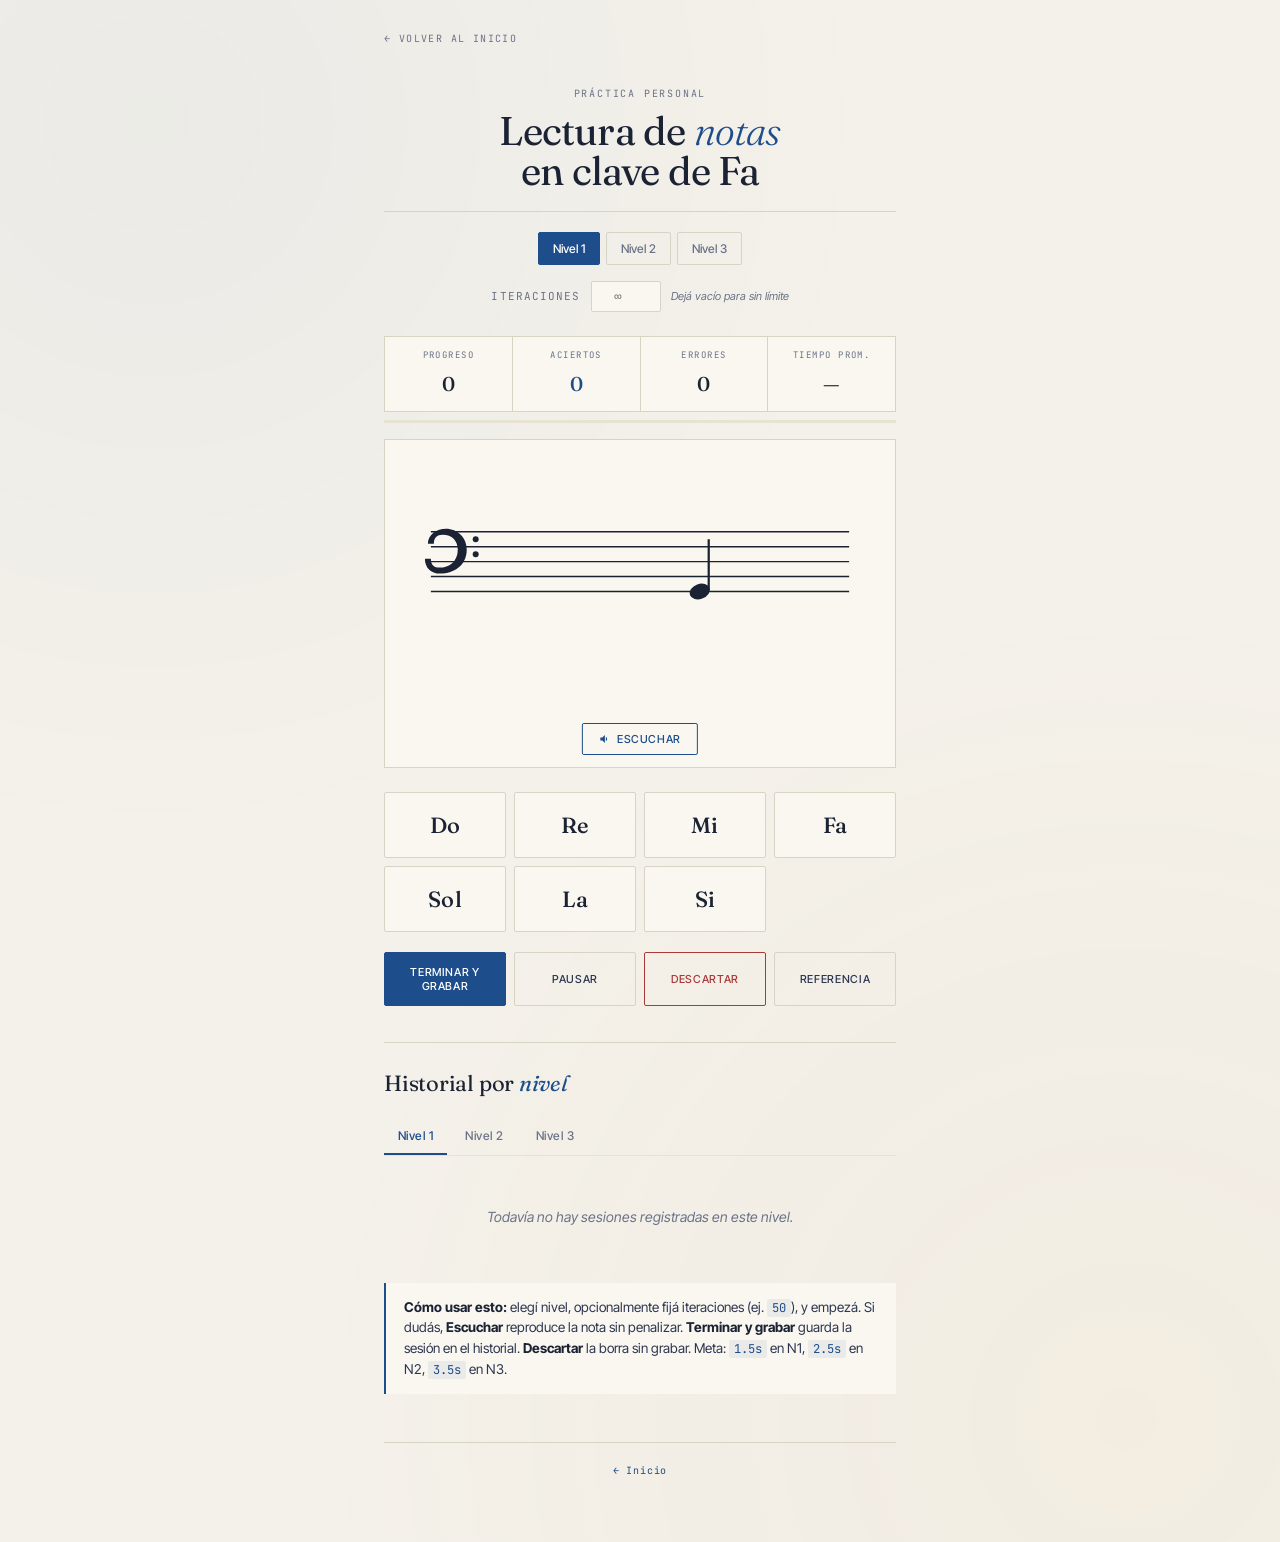
<file: lectnew.html>
<!DOCTYPE html>
<html lang="es">
<head>
<meta charset="UTF-8">
<meta name="viewport" content="width=device-width, initial-scale=1.0, maximum-scale=1.0">
<meta name="apple-mobile-web-app-capable" content="yes">
<meta name="apple-mobile-web-app-status-bar-style" content="black-translucent">
<title>Bajo — Lectura de Notas</title>
<link rel="preconnect" href="https://fonts.googleapis.com">
<link rel="preconnect" href="https://fonts.gstatic.com" crossorigin>
<link href="https://fonts.googleapis.com/css2?family=Fraunces:ital,opsz,wght@0,9..144,300;0,9..144,400;0,9..144,500;0,9..144,600&family=Inter+Tight:wght@400;500;600;700&family=JetBrains+Mono:wght@400;500;700&display=swap" rel="stylesheet">
<style>
:root{
  --bg:#f4f1ea;
  --paper:#faf7f0;
  --ink:#1a2233;
  --ink-soft:#2c3650;
  --muted:#6b7388;
  --accent:#1e4d8b;
  --rule:#d9d3c5;
  --rule-soft:#e8e2d3;
  --correct:#2d6a3e;
  --wrong:#a93a3a;
}
*{box-sizing:border-box;margin:0;padding:0;-webkit-tap-highlight-color:transparent}
html,body{background:var(--bg);color:var(--ink);font-family:'Inter Tight',sans-serif;-webkit-font-smoothing:antialiased;font-size:16px;line-height:1.5}
body{
  background:
    radial-gradient(circle at 12% 8%, rgba(30,77,139,.04), transparent 40%),
    radial-gradient(circle at 88% 92%, rgba(201,138,58,.05), transparent 45%),
    var(--bg);
  min-height:100vh;
  padding-bottom:40px;
}
.container{max-width:560px;margin:0 auto;padding:24px}

.back-link{display:inline-flex;align-items:center;gap:6px;font-family:'JetBrains Mono',monospace;font-size:10px;letter-spacing:.14em;text-transform:uppercase;color:var(--muted);text-decoration:none;margin-bottom:16px;transition:color .15s ease}
.back-link:hover{color:var(--accent)}

header{padding:24px 0 20px;border-bottom:1px solid var(--rule);text-align:center}
.eyebrow{font-family:'JetBrains Mono',monospace;font-size:10px;letter-spacing:.18em;text-transform:uppercase;color:var(--muted);margin-bottom:10px}
h1{font-family:'Fraunces',serif;font-weight:400;font-size:clamp(28px,5vw,40px);line-height:1;letter-spacing:-.02em}
h1 em{font-style:italic;font-weight:300;color:var(--accent)}

.level-bar{display:flex;gap:6px;margin:20px 0 0;justify-content:center}
.level-btn{padding:8px 14px;background:none;border:1px solid var(--rule);font-family:'Inter Tight',sans-serif;font-size:12px;font-weight:500;color:var(--muted);cursor:pointer;border-radius:2px;transition:all .15s ease}
.level-btn.active{background:var(--accent);color:#fff;border-color:var(--accent)}

.session-config{display:flex;align-items:center;gap:10px;margin-top:16px;justify-content:center;font-size:13px;color:var(--ink-soft);flex-wrap:wrap}
.session-config label{font-family:'JetBrains Mono',monospace;font-size:11px;letter-spacing:.1em;text-transform:uppercase;color:var(--muted)}
.session-config input{width:70px;padding:6px 10px;border:1px solid var(--rule);background:var(--paper);font-family:'JetBrains Mono',monospace;font-size:13px;text-align:center;color:var(--ink);border-radius:2px}
.session-config input:focus{outline:none;border-color:var(--accent)}
.session-config .hint{font-size:11px;color:var(--muted);font-style:italic}

.stats{display:grid;grid-template-columns:repeat(4,1fr);gap:1px;background:var(--rule);border:1px solid var(--rule);margin:24px 0 8px}
.stat{background:var(--paper);padding:12px 6px;text-align:center}
.stat-label{font-family:'JetBrains Mono',monospace;font-size:9px;letter-spacing:.16em;text-transform:uppercase;color:var(--muted);margin-bottom:6px}
.stat-value{font-family:'Fraunces',serif;font-size:20px;font-weight:500;color:var(--ink)}
.stat-value.accent{color:var(--accent)}

.progress-bar{height:3px;background:var(--rule-soft);margin-bottom:16px;position:relative;overflow:hidden}
.progress-fill{height:100%;background:var(--accent);width:0%;transition:width .25s ease}
.progress-bar.unlimited .progress-fill{background:repeating-linear-gradient(90deg, var(--muted) 0 6px, transparent 6px 12px);width:100%;opacity:.3}

.staff-container{background:var(--paper);border:1px solid var(--rule);padding:32px 16px 56px;margin:0 0 24px;display:flex;justify-content:center;align-items:center;min-height:220px;position:relative}
.staff-container.correct{background:rgba(45,106,62,.08);border-color:var(--correct)}
.staff-container.wrong{background:rgba(169,58,58,.08);border-color:var(--wrong)}
.feedback{position:absolute;top:12px;right:16px;font-family:'JetBrains Mono',monospace;font-size:11px;letter-spacing:.1em;text-transform:uppercase;font-weight:700;opacity:0;transition:opacity .2s ease}
.feedback.show{opacity:1}
.feedback.correct{color:var(--correct)}
.feedback.wrong{color:var(--wrong)}

.listen-btn{position:absolute;bottom:12px;left:50%;transform:translateX(-50%);padding:8px 16px;background:var(--paper);border:1px solid var(--accent);font-family:'Inter Tight',sans-serif;font-size:11px;font-weight:500;color:var(--accent);cursor:pointer;border-radius:2px;letter-spacing:.06em;text-transform:uppercase;display:inline-flex;align-items:center;gap:6px;transition:all .15s ease}
.listen-btn:hover{background:var(--accent);color:#fff}
.listen-btn:active{transform:translateX(-50%) scale(.95)}
.listen-btn svg{width:12px;height:12px}
.listen-btn.playing{background:var(--accent);color:#fff}

.pause-overlay{position:absolute;inset:0;background:rgba(250,247,240,.94);display:none;flex-direction:column;align-items:center;justify-content:center;gap:14px;z-index:10}
.pause-overlay.show{display:flex}
.pause-overlay .pause-label{font-family:'JetBrains Mono',monospace;font-size:11px;letter-spacing:.16em;text-transform:uppercase;color:var(--muted)}
.pause-overlay .pause-title{font-family:'Fraunces',serif;font-style:italic;font-size:28px;color:var(--accent);font-weight:400}
.pause-overlay .resume-btn{padding:12px 28px;background:var(--accent);color:#fff;border:none;font-family:'Inter Tight',sans-serif;font-size:12px;font-weight:500;letter-spacing:.08em;text-transform:uppercase;cursor:pointer;border-radius:2px;transition:background .15s ease}
.pause-overlay .resume-btn:hover{background:#163a6c}

svg.staff{display:block;max-width:100%;height:auto}

.answers{display:grid;grid-template-columns:repeat(4,1fr);gap:8px;margin-top:8px}
.answer-btn{padding:18px 8px;background:var(--paper);border:1px solid var(--rule);font-family:'Fraunces',serif;font-size:22px;font-weight:500;color:var(--ink);cursor:pointer;border-radius:2px;transition:all .12s ease;letter-spacing:.02em}
.answer-btn:hover{background:var(--ink);color:var(--paper);border-color:var(--ink)}
.answer-btn:active{transform:scale(.96)}
.answer-btn.correct-flash{background:var(--correct);color:#fff;border-color:var(--correct)}
.answer-btn.wrong-flash{background:var(--wrong);color:#fff;border-color:var(--wrong)}

.controls{display:grid;grid-template-columns:1fr 1fr 1fr 1fr;gap:8px;margin-top:20px}
.ctrl-btn{padding:12px 8px;background:none;border:1px solid var(--rule);font-family:'Inter Tight',sans-serif;font-size:11px;font-weight:500;letter-spacing:.06em;color:var(--ink-soft);cursor:pointer;text-transform:uppercase;border-radius:2px;transition:all .15s ease}
.ctrl-btn:hover{background:var(--ink);color:var(--paper);border-color:var(--ink)}
.ctrl-btn.primary{background:var(--accent);color:#fff;border-color:var(--accent)}
.ctrl-btn.primary:hover{background:#163a6c}
.ctrl-btn.warn{border-color:var(--wrong);color:var(--wrong)}
.ctrl-btn.warn:hover{background:var(--wrong);color:#fff;border-color:var(--wrong)}

.history-section{margin-top:36px;padding-top:24px;border-top:1px solid var(--rule)}
.history-section h2{font-family:'Fraunces',serif;font-weight:400;font-size:22px;margin-bottom:18px;letter-spacing:-.01em}
.history-section h2 em{font-style:italic;color:var(--accent)}

.history-tabs{display:flex;gap:4px;margin-bottom:18px;border-bottom:1px solid var(--rule-soft)}
.history-tab{padding:10px 14px;background:none;border:none;font-family:'Inter Tight',sans-serif;font-size:12px;font-weight:500;color:var(--muted);cursor:pointer;border-bottom:2px solid transparent;transition:all .15s ease;letter-spacing:.04em}
.history-tab:hover{color:var(--ink)}
.history-tab.active{color:var(--accent);border-bottom-color:var(--accent)}

.history-panel{display:none}
.history-panel.active{display:block}

.month-summary{display:grid;grid-template-columns:repeat(4,1fr);gap:1px;background:var(--rule);border:1px solid var(--rule);margin-bottom:18px}
.month-summary .stat{padding:10px 6px}
.month-summary .stat-value{font-size:18px}

.chart-container{background:var(--paper);border:1px solid var(--rule);padding:16px;margin-bottom:18px}
.chart-title{font-family:'JetBrains Mono',monospace;font-size:10px;letter-spacing:.14em;text-transform:uppercase;color:var(--muted);margin-bottom:12px;text-align:center}
.chart-svg{width:100%;height:auto;display:block}
.chart-empty{text-align:center;color:var(--muted);font-style:italic;font-size:13px;padding:20px 0}

.sessions-list{display:flex;flex-direction:column;gap:1px;background:var(--rule);border:1px solid var(--rule)}
.session-row{display:grid;grid-template-columns:90px 1fr 1fr 1fr;background:var(--paper);padding:10px 12px;gap:8px;align-items:center;font-size:13px}
.session-row .date{font-family:'JetBrains Mono',monospace;font-size:11px;color:var(--muted)}
.session-row .correct-cell{color:var(--correct);font-weight:500}
.session-row .wrong-cell{color:var(--wrong)}
.session-row .time-cell{font-family:'JetBrains Mono',monospace;color:var(--accent);text-align:right}

.empty-state{text-align:center;padding:32px 16px;color:var(--muted);font-style:italic;font-size:14px}

.notes-reference{margin-top:32px;padding-top:24px;border-top:1px solid var(--rule)}
.notes-reference h3{font-family:'Fraunces',serif;font-weight:400;font-size:18px;margin-bottom:14px;letter-spacing:-.01em}
.notes-reference p{font-size:13.5px;color:var(--ink-soft);line-height:1.6;margin-bottom:10px}
.notes-reference code{font-family:'JetBrains Mono',monospace;font-size:.92em;background:rgba(30,77,139,.07);padding:1px 5px;border-radius:2px;color:var(--accent)}

.tips{margin-top:24px;background:var(--paper);border-left:2px solid var(--accent);padding:14px 18px;font-size:13.5px;color:var(--ink-soft);line-height:1.55}
.tips strong{color:var(--ink)}
.tips code{font-family:'JetBrains Mono',monospace;font-size:.9em;background:rgba(30,77,139,.07);padding:1px 5px;border-radius:2px;color:var(--accent)}

footer{margin-top:48px;padding-top:20px;border-top:1px solid var(--rule);text-align:center;font-family:'JetBrains Mono',monospace;font-size:10px;color:var(--muted);letter-spacing:.08em}
footer a{color:var(--accent);text-decoration:none;margin:0 6px}

.modal-backdrop{position:fixed;inset:0;background:rgba(26,34,51,.6);display:none;align-items:center;justify-content:center;z-index:100;padding:24px}
.modal-backdrop.show{display:flex}
.modal{background:var(--paper);border:1px solid var(--rule);max-width:380px;width:100%;padding:28px;border-radius:2px}
.modal h3{font-family:'Fraunces',serif;font-weight:400;font-size:24px;margin-bottom:8px;letter-spacing:-.01em}
.modal h3 em{font-style:italic;color:var(--accent)}
.modal p{font-size:14px;color:var(--ink-soft);margin-bottom:18px;line-height:1.5}
.modal-stats{display:grid;grid-template-columns:repeat(3,1fr);gap:8px;margin-bottom:22px;text-align:center}
.modal-stats .stat{padding:10px 4px;background:var(--bg);border:1px solid var(--rule-soft)}
.modal-actions{display:grid;grid-template-columns:1fr 1fr;gap:8px}

@media (max-width:480px){
  .container{padding:16px}
  .answer-btn{padding:14px 4px;font-size:18px}
  .stat-value{font-size:18px}
  .session-row{grid-template-columns:80px 1fr 1fr 1fr;padding:8px 10px;font-size:12px}
}
</style>
</head>
<body>
<div class="container">

  <a class="back-link" href="index.html">← Volver al inicio</a>

  <header>
    <div class="eyebrow">Práctica personal</div>
    <h1>Lectura de <em>notas</em><br>en clave de Fa</h1>
  </header>

  <div class="level-bar">
    <button class="level-btn active" data-level="1">Nivel 1</button>
    <button class="level-btn" data-level="2">Nivel 2</button>
    <button class="level-btn" data-level="3">Nivel 3</button>
  </div>

  <div class="session-config">
    <label for="iterInput">Iteraciones</label>
    <input type="number" id="iterInput" min="1" max="999" placeholder="∞">
    <span class="hint">Dejá vacío para sin límite</span>
  </div>

  <div class="stats">
    <div class="stat">
      <div class="stat-label">Progreso</div>
      <div class="stat-value" id="progressCount">0</div>
    </div>
    <div class="stat">
      <div class="stat-label">Aciertos</div>
      <div class="stat-value accent" id="correctCount">0</div>
    </div>
    <div class="stat">
      <div class="stat-label">Errores</div>
      <div class="stat-value" id="wrongCount">0</div>
    </div>
    <div class="stat">
      <div class="stat-label">Tiempo prom.</div>
      <div class="stat-value" id="avgTime">—</div>
    </div>
  </div>

  <div class="progress-bar" id="progressBar">
    <div class="progress-fill" id="progressFill"></div>
  </div>

  <div class="staff-container" id="staffContainer">
    <span class="feedback" id="feedback"></span>
    <svg class="staff" id="staff" viewBox="0 0 320 160" xmlns="http://www.w3.org/2000/svg"></svg>
    <button class="listen-btn" id="listenBtn" title="Escuchar la nota">
      <svg viewBox="0 0 24 24" fill="currentColor"><path d="M3 9v6h4l5 5V4L7 9H3zm13.5 3c0-1.77-1.02-3.29-2.5-4.03v8.05c1.48-.73 2.5-2.25 2.5-4.02z"/></svg>
      Escuchar
    </button>
    <div class="pause-overlay" id="pauseOverlay">
      <div class="pause-label">Sesión en pausa</div>
      <div class="pause-title">Tomate tu tiempo</div>
      <button class="resume-btn" id="resumeBtn">Reanudar</button>
    </div>
  </div>

  <div class="answers" id="answers"></div>

  <div class="controls">
    <button class="ctrl-btn primary" id="endBtn">Terminar y grabar</button>
    <button class="ctrl-btn" id="pauseBtn">Pausar</button>
    <button class="ctrl-btn warn" id="discardBtn">Descartar</button>
    <button class="ctrl-btn" id="toggleNamesBtn">Referencia</button>
  </div>

  <div class="history-section">
    <h2>Historial por <em>nivel</em></h2>
    <div class="history-tabs">
      <button class="history-tab active" data-hist-level="1">Nivel 1</button>
      <button class="history-tab" data-hist-level="2">Nivel 2</button>
      <button class="history-tab" data-hist-level="3">Nivel 3</button>
    </div>
    <div class="history-panel active" data-hist-level="1" id="histPanel-1"></div>
    <div class="history-panel" data-hist-level="2" id="histPanel-2"></div>
    <div class="history-panel" data-hist-level="3" id="histPanel-3"></div>
  </div>

  <div class="notes-reference" id="reference" style="display:none">
    <h3>Notas en clave de Fa</h3>
    <p><strong>Las 5 líneas (de abajo hacia arriba)</strong>: <code>Sol – Si – Re – Fa – La</code></p>
    <p><strong>Los 4 espacios (de abajo hacia arriba)</strong>: <code>La – Do – Mi – Sol</code></p>
    <p><strong>Truco mnemotécnico</strong>: las líneas → "Sol Si Re Fa La". Los espacios → "La Do Mi Sol".</p>
    <p><strong>Líneas adicionales (Nivel 3)</strong>: arriba del pentagrama → <code>Do – Re – Mi</code>. Abajo → solo <code>Mi</code> (cuerda 4 al aire del bajo de 4). El rango cubre todo lo que toca un bajo estándar.</p>
  </div>

  <div class="tips">
    <strong>Cómo usar esto:</strong> elegí nivel, opcionalmente fijá iteraciones (ej. <code>50</code>), y empezá. Si dudás, <strong>Escuchar</strong> reproduce la nota sin penalizar. <strong>Terminar y grabar</strong> guarda la sesión en el historial. <strong>Descartar</strong> la borra sin grabar. Meta: <code>1.5s</code> en N1, <code>2.5s</code> en N2, <code>3.5s</code> en N3.
  </div>

  <footer>
    <a href="index.html">← Inicio</a>
  </footer>
</div>

<div class="modal-backdrop" id="modal">
  <div class="modal">
    <h3>Sesión <em>completada</em></h3>
    <p id="modalText">Tu sesión quedó registrada en el historial.</p>
    <div class="modal-stats">
      <div class="stat">
        <div class="stat-label">Aciertos</div>
        <div class="stat-value accent" id="modalCorrect">0</div>
      </div>
      <div class="stat">
        <div class="stat-label">Errores</div>
        <div class="stat-value" id="modalWrong">0</div>
      </div>
      <div class="stat">
        <div class="stat-label">Promedio</div>
        <div class="stat-value" id="modalAvg">—</div>
      </div>
    </div>
    <div class="modal-actions">
      <button class="ctrl-btn" id="modalDismiss">Cerrar</button>
      <button class="ctrl-btn primary" id="modalContinue">Nueva sesión</button>
    </div>
  </div>
</div>

<script>
// === AUDIO ===
let audioCtx = null;
function getAudioCtx(){
  if (!audioCtx) audioCtx = new (window.AudioContext || window.webkitAudioContext)();
  if (audioCtx.state === 'suspended') audioCtx.resume();
  return audioCtx;
}
const NOTE_FREQS = {
  'Do_2': 130.81, 'Re_2': 146.83, 'Mi_2': 164.81, 'Fa_2': 174.61,
  'Sol_2':196.00, 'La_2': 220.00, 'Si_2': 246.94,
  'Do_3': 261.63, 'Re_3': 293.66, 'Mi_3': 329.63, 'Fa_3': 349.23,
  'Sol_3':392.00, 'La_3': 440.00, 'Si_3': 493.88,
  'Do_4': 523.25, 'Re_4': 587.33, 'Mi_4': 659.25,
};
function playNote(note){
  const ctx = getAudioCtx();
  const key = note.name + '_' + note.octave;
  const freq = NOTE_FREQS[key];
  if (!freq) return;
  const now = ctx.currentTime;
  const duration = 1.2;
  const gain = ctx.createGain();
  gain.gain.setValueAtTime(0, now);
  gain.gain.linearRampToValueAtTime(0.35, now + 0.01);
  gain.gain.exponentialRampToValueAtTime(0.18, now + 0.15);
  gain.gain.exponentialRampToValueAtTime(0.001, now + duration);
  const filter = ctx.createBiquadFilter();
  filter.type = 'lowpass';
  filter.frequency.setValueAtTime(2200, now);
  filter.frequency.exponentialRampToValueAtTime(800, now + duration);
  filter.Q.value = 1.2;
  const fund = ctx.createOscillator();
  fund.type = 'triangle';
  fund.frequency.value = freq;
  fund.connect(filter);
  const harm2 = ctx.createOscillator();
  harm2.type = 'sine';
  harm2.frequency.value = freq * 2;
  const harm2Gain = ctx.createGain();
  harm2Gain.gain.value = 0.25;
  harm2.connect(harm2Gain).connect(filter);
  const harm3 = ctx.createOscillator();
  harm3.type = 'sine';
  harm3.frequency.value = freq * 3;
  const harm3Gain = ctx.createGain();
  harm3Gain.gain.value = 0.08;
  harm3.connect(harm3Gain).connect(filter);
  filter.connect(gain).connect(ctx.destination);
  fund.start(now); harm2.start(now); harm3.start(now);
  fund.stop(now + duration + 0.05);
  harm2.stop(now + duration + 0.05);
  harm3.stop(now + duration + 0.05);
}

// === NOTAS Y NIVELES ===
const ALL_NOTES = [
  // Bajo de 4 cuerdas estándar (Mi-La-Re-Sol): nota más grave = Mi (cuerda 4 al aire)
  // que en clave de Fa se escribe en la primera línea adicional abajo.
  { name:'Mi', y:90,  ledger:'below', octave:2 },
  { name:'Fa', y:85,  ledger:null,    octave:2 },
  { name:'Sol',y:80,  ledger:null,    octave:2 },
  { name:'La', y:75,  ledger:null,    octave:2 },
  { name:'Si', y:70,  ledger:null,    octave:2 },
  { name:'Do', y:65,  ledger:null,    octave:3 },
  { name:'Re', y:60,  ledger:null,    octave:3 },
  { name:'Mi', y:55,  ledger:null,    octave:3 },
  { name:'Fa', y:50,  ledger:null,    octave:3 },
  { name:'Sol',y:45,  ledger:null,    octave:3 },
  { name:'La', y:40,  ledger:null,    octave:3 },
  { name:'Si', y:35,  ledger:null,    octave:3 },
  { name:'Do', y:30,  ledger:'above', octave:4 },
  { name:'Re', y:25,  ledger:'above', octave:4 },
  { name:'Mi', y:20,  ledger:'above', octave:4 },
];
const LEVEL_1 = ALL_NOTES.filter(n => [40,50,60,70,80].includes(n.y));
const LEVEL_2 = ALL_NOTES.filter(n => n.y >= 40 && n.y <= 80);
const LEVEL_3 = ALL_NOTES;
const LEVELS = { 1: LEVEL_1, 2: LEVEL_2, 3: LEVEL_3 };
const NOTE_OPTIONS = ['Do','Re','Mi','Fa','Sol','La','Si'];

// === ESTADO PERSISTENTE ===
const STORAGE_KEY = 'lectura-notas-state-v2';

function defaultState(){
  return { level:1, iterTarget:null, history:{1:[],2:[],3:[]} };
}
function loadState(){
  try {
    const raw = localStorage.getItem(STORAGE_KEY);
    if (!raw) return defaultState();
    const parsed = JSON.parse(raw);
    if (!parsed.history) parsed.history = {1:[],2:[],3:[]};
    [1,2,3].forEach(l=>{ if(!parsed.history[l]) parsed.history[l] = []; });
    return parsed;
  } catch(e){ return defaultState(); }
}
function saveState(){
  try { localStorage.setItem(STORAGE_KEY, JSON.stringify(state)); } catch(e){}
}

let state = loadState();

// === SESIÓN ACTUAL ===
function newSession(){ return { correct:0, wrong:0, times:[], lastNote:null }; }
let session = newSession();
let currentNote = null;
let questionStartTime = null;
let acceptingAnswers = false;
let paused = false;

// === DIBUJO ===
function drawStaff(note){
  const svg = document.getElementById('staff');
  const lines = [40, 50, 60, 70, 80];
  const noteX = 200;
  let html = '';
  lines.forEach(y => {
    html += `<line x1="20" y1="${y}" x2="300" y2="${y}" stroke="#1a2233" stroke-width="1"/>`;
  });
  html += drawBassClef(30);
  if (note.ledger === 'above') {
    for (let y = 30; y >= note.y; y -= 10) {
      if (y < 40) html += `<line x1="${noteX-12}" y1="${y}" x2="${noteX+12}" y2="${y}" stroke="#1a2233" stroke-width="1"/>`;
    }
  } else if (note.ledger === 'below') {
    for (let y = 90; y <= note.y; y += 10) {
      if (y > 80) html += `<line x1="${noteX-12}" y1="${y}" x2="${noteX+12}" y2="${y}" stroke="#1a2233" stroke-width="1"/>`;
    }
  }
  html += `<ellipse cx="${noteX}" cy="${note.y}" rx="7" ry="5" fill="#1a2233" transform="rotate(-20 ${noteX} ${note.y})"/>`;
  if (note.y >= 60) {
    html += `<line x1="${noteX+6}" y1="${note.y-1}" x2="${noteX+6}" y2="${note.y-35}" stroke="#1a2233" stroke-width="1.5"/>`;
  } else {
    html += `<line x1="${noteX-6}" y1="${note.y+1}" x2="${noteX-6}" y2="${note.y+35}" stroke="#1a2233" stroke-width="1.5"/>`;
  }
  svg.innerHTML = html;
}
function drawBassClef(cx){
  const yFa = 50;
  return `<g transform="translate(${cx}, ${yFa})">
    <path d="M 0,-12 C 8,-12 14,-6 14,2 C 14,12 6,18 -4,18 C -10,18 -14,14 -14,8 L -10,8 C -10,12 -8,14 -4,14 C 2,14 8,10 8,2 C 8,-4 4,-8 -2,-8 C -6,-8 -8,-6 -8,-2 L -12,-2 C -12,-8 -6,-12 0,-12 Z" fill="#1a2233"/>
    <circle cx="20" cy="-5" r="2" fill="#1a2233"/>
    <circle cx="20" cy="5" r="2" fill="#1a2233"/>
  </g>`;
}

// === PREGUNTAS ===
function pickNote(){
  const pool = LEVELS[state.level];
  let pick, attempts = 0;
  do {
    pick = pool[Math.floor(Math.random() * pool.length)];
    attempts++;
  } while (session.lastNote && pick.name === session.lastNote.name && pick.y === session.lastNote.y && attempts < 10);
  return pick;
}

function newQuestion(){
  currentNote = pickNote();
  session.lastNote = currentNote;
  drawStaff(currentNote);
  questionStartTime = Date.now();
  acceptingAnswers = true;
  document.getElementById('staffContainer').classList.remove('correct','wrong');
  document.getElementById('feedback').classList.remove('show');
  document.querySelectorAll('.answer-btn').forEach(b=>{
    b.classList.remove('correct-flash','wrong-flash');
  });
}

function totalAnswered(){ return session.correct + session.wrong; }

function handleAnswer(noteName, btn){
  if (!acceptingAnswers || paused) return;
  acceptingAnswers = false;
  const elapsed = (Date.now() - questionStartTime) / 1000;
  if (noteName === currentNote.name) {
    session.correct++;
    session.times.push(elapsed);
    if (session.times.length > 100) session.times.shift();
    btn.classList.add('correct-flash');
    document.getElementById('staffContainer').classList.add('correct');
    showFeedback('✓ Correcto', 'correct');
    playNote(currentNote);
    setTimeout(afterAnswer, 900);
  } else {
    session.wrong++;
    btn.classList.add('wrong-flash');
    document.querySelectorAll('.answer-btn').forEach(b=>{
      if (b.dataset.note === currentNote.name) b.classList.add('correct-flash');
    });
    document.getElementById('staffContainer').classList.add('wrong');
    showFeedback('Era ' + currentNote.name, 'wrong');
    setTimeout(()=>playNote(currentNote), 200);
    setTimeout(afterAnswer, 1800);
  }
  updateStats();
}

function afterAnswer(){
  if (state.iterTarget && totalAnswered() >= state.iterTarget) {
    finishSession(true);
  } else {
    newQuestion();
  }
}

function showFeedback(text, kind){
  const fb = document.getElementById('feedback');
  fb.textContent = text;
  fb.className = 'feedback show ' + kind;
}

function updateStats(){
  document.getElementById('correctCount').textContent = session.correct;
  document.getElementById('wrongCount').textContent = session.wrong;
  const total = totalAnswered();
  if (state.iterTarget) {
    document.getElementById('progressCount').textContent = total + '/' + state.iterTarget;
    document.getElementById('progressBar').classList.remove('unlimited');
    document.getElementById('progressFill').style.width = Math.min(100, (total/state.iterTarget)*100) + '%';
  } else {
    document.getElementById('progressCount').textContent = total;
    document.getElementById('progressBar').classList.add('unlimited');
    document.getElementById('progressFill').style.width = '0%';
  }
  if (session.times.length > 0) {
    const avg = session.times.reduce((a,b)=>a+b,0) / session.times.length;
    document.getElementById('avgTime').textContent = avg.toFixed(1) + 's';
  } else {
    document.getElementById('avgTime').textContent = '—';
  }
}

// === SESIONES ===
function recordCurrentSession(){
  const total = totalAnswered();
  if (total === 0) return null;
  const avg = session.times.length > 0 ? session.times.reduce((a,b)=>a+b,0)/session.times.length : null;
  const record = {
    date: new Date().toISOString(),
    correct: session.correct, wrong: session.wrong,
    avgTime: avg, iterations: total
  };
  if (!state.history[state.level]) state.history[state.level] = [];
  state.history[state.level].push(record);
  if (state.history[state.level].length > 200) {
    state.history[state.level] = state.history[state.level].slice(-200);
  }
  saveState();
  return record;
}

function finishSession(autoFromLimit){
  const record = recordCurrentSession();
  if (!record) return;
  renderHistory();
  showModal(record, autoFromLimit);
  session = newSession();
  updateStats();
  newQuestion();
}

function discardSession(){
  if (totalAnswered() === 0) return;
  if (!confirm('¿Descartar la sesión actual sin grabarla?')) return;
  session = newSession();
  updateStats();
  newQuestion();
}

function showModal(record, autoFromLimit){
  document.getElementById('modalCorrect').textContent = record.correct;
  document.getElementById('modalWrong').textContent = record.wrong;
  document.getElementById('modalAvg').textContent = record.avgTime!=null ? record.avgTime.toFixed(1)+'s' : '—';
  document.getElementById('modalText').textContent = autoFromLimit
    ? '¡Completaste las iteraciones! La sesión quedó registrada.'
    : 'Tu sesión quedó registrada en el historial.';
  document.getElementById('modal').classList.add('show');
}
function hideModal(){ document.getElementById('modal').classList.remove('show'); }

// === HISTORIAL ===
function renderHistory(){
  [1,2,3].forEach(level => {
    const panel = document.getElementById('histPanel-' + level);
    const sessions = state.history[level] || [];
    if (sessions.length === 0) {
      panel.innerHTML = '<div class="empty-state">Todavía no hay sesiones registradas en este nivel.</div>';
      return;
    }
    const oneMonthAgo = Date.now() - (30 * 24 * 60 * 60 * 1000);
    const monthSessions = sessions.filter(s => new Date(s.date).getTime() >= oneMonthAgo);
    const monthCorrect = monthSessions.reduce((a,s)=>a+s.correct, 0);
    const monthWrong = monthSessions.reduce((a,s)=>a+s.wrong, 0);
    const monthAvgs = monthSessions.filter(s=>s.avgTime!=null).map(s=>s.avgTime);
    const monthAvg = monthAvgs.length ? (monthAvgs.reduce((a,b)=>a+b,0)/monthAvgs.length) : null;
    const accuracy = (monthCorrect+monthWrong)>0 ? Math.round(monthCorrect/(monthCorrect+monthWrong)*100) : null;

    let html = `
      <div class="chart-title">Último mes · ${monthSessions.length} sesión${monthSessions.length!==1?'es':''}</div>
      <div class="month-summary">
        <div class="stat"><div class="stat-label">Aciertos</div><div class="stat-value accent">${monthCorrect}</div></div>
        <div class="stat"><div class="stat-label">Errores</div><div class="stat-value">${monthWrong}</div></div>
        <div class="stat"><div class="stat-label">T. prom.</div><div class="stat-value">${monthAvg!=null?monthAvg.toFixed(1)+'s':'—'}</div></div>
        <div class="stat"><div class="stat-label">Precisión</div><div class="stat-value">${accuracy!=null?accuracy+'%':'—'}</div></div>
      </div>
    `;

    const recentForChart = sessions.slice(-20).filter(s=>s.avgTime!=null);
    if (recentForChart.length >= 2) {
      html += renderChart(recentForChart);
    } else if (recentForChart.length === 1) {
      html += '<div class="chart-container"><div class="chart-empty">Necesitás al menos 2 sesiones para ver el gráfico.</div></div>';
    }

    html += '<div class="chart-title">Últimas sesiones</div>';
    html += '<div class="sessions-list">';
    const recent = sessions.slice(-10).reverse();
    recent.forEach(s => {
      const d = new Date(s.date);
      const dateStr = String(d.getDate()).padStart(2,'0') + '/' +
                      String(d.getMonth()+1).padStart(2,'0') + ' ' +
                      String(d.getHours()).padStart(2,'0') + ':' +
                      String(d.getMinutes()).padStart(2,'0');
      html += `<div class="session-row">
        <span class="date">${dateStr}</span>
        <span class="correct-cell">✓ ${s.correct}</span>
        <span class="wrong-cell">✗ ${s.wrong}</span>
        <span class="time-cell">${s.avgTime!=null?s.avgTime.toFixed(1)+'s':'—'}</span>
      </div>`;
    });
    html += '</div>';
    panel.innerHTML = html;
  });
}

function renderChart(sessions){
  const W = 480, H = 140, padL = 36, padR = 12, padT = 16, padB = 28;
  const innerW = W - padL - padR;
  const innerH = H - padT - padB;
  const times = sessions.map(s => s.avgTime);
  const minT = Math.max(0, Math.min(...times) - 0.5);
  const maxT = Math.max(...times) + 0.5;
  const rangeT = maxT - minT || 1;
  const xStep = sessions.length > 1 ? innerW / (sessions.length - 1) : 0;
  const yFor = t => padT + innerH - ((t - minT) / rangeT) * innerH;
  const xFor = i => padL + i * xStep;
  let gridLines = '';
  const startTick = Math.ceil(minT);
  const endTick = Math.floor(maxT);
  for (let t = startTick; t <= endTick; t++) {
    const y = yFor(t);
    gridLines += `<line x1="${padL}" y1="${y}" x2="${W-padR}" y2="${y}" stroke="#d9d3c5" stroke-width="0.5" stroke-dasharray="2,3"/>`;
    gridLines += `<text x="${padL-6}" y="${y+3}" font-family="JetBrains Mono, monospace" font-size="9" fill="#6b7388" text-anchor="end">${t}s</text>`;
  }
  let path = '';
  sessions.forEach((s, i) => {
    path += (i === 0 ? 'M' : 'L') + xFor(i) + ',' + yFor(s.avgTime) + ' ';
  });
  const area = path + `L${xFor(sessions.length-1)},${padT+innerH} L${xFor(0)},${padT+innerH} Z`;
  let dots = '';
  sessions.forEach((s, i) => {
    dots += `<circle cx="${xFor(i)}" cy="${yFor(s.avgTime)}" r="3" fill="#1e4d8b"/>`;
  });
  const firstS = sessions[0], lastS = sessions[sessions.length-1];
  let trend = '→ estable';
  const diff = lastS.avgTime - firstS.avgTime;
  if (diff < -0.2) trend = '↓ mejorando';
  else if (diff > 0.2) trend = '↑ empeorando';
  return `
    <div class="chart-container">
      <div class="chart-title">Tiempo prom. por sesión · ${trend}</div>
      <svg class="chart-svg" viewBox="0 0 ${W} ${H}" preserveAspectRatio="xMidYMid meet" xmlns="http://www.w3.org/2000/svg">
        ${gridLines}
        <path d="${area}" fill="rgba(30,77,139,.08)"/>
        <path d="${path}" fill="none" stroke="#1e4d8b" stroke-width="1.5" stroke-linejoin="round" stroke-linecap="round"/>
        ${dots}
      </svg>
    </div>
  `;
}

// === UI ===
function buildAnswers(){
  const container = document.getElementById('answers');
  container.innerHTML = '';
  NOTE_OPTIONS.forEach(name => {
    const btn = document.createElement('button');
    btn.className = 'answer-btn';
    btn.textContent = name;
    btn.dataset.note = name;
    btn.addEventListener('click', ()=>handleAnswer(name, btn));
    container.appendChild(btn);
  });
}

document.querySelectorAll('.level-btn').forEach(btn=>{
  btn.addEventListener('click', ()=>{
    const newLevel = parseInt(btn.dataset.level);
    if (newLevel === state.level) return;
    if (totalAnswered() > 0) {
      const grabar = confirm('Tenés una sesión en curso con ' + totalAnswered() + ' respuestas. ¿Grabarla antes de cambiar de nivel?\n\nAceptar = grabar y cambiar\nCancelar = descartar y cambiar');
      if (grabar) recordCurrentSession();
    }
    document.querySelectorAll('.level-btn').forEach(b=>b.classList.remove('active'));
    btn.classList.add('active');
    state.level = newLevel;
    saveState();
    session = newSession();
    // Sincronizar tab de historial al nivel actual
    document.querySelectorAll('.history-tab').forEach(t=>{
      t.classList.toggle('active', parseInt(t.dataset.histLevel) === newLevel);
    });
    document.querySelectorAll('.history-panel').forEach(p=>{
      p.classList.toggle('active', parseInt(p.dataset.histLevel) === newLevel);
    });
    updateStats();
    renderHistory();
    newQuestion();
  });
});

document.querySelectorAll('.history-tab').forEach(tab=>{
  tab.addEventListener('click', ()=>{
    document.querySelectorAll('.history-tab').forEach(t=>t.classList.remove('active'));
    tab.classList.add('active');
    const level = tab.dataset.histLevel;
    document.querySelectorAll('.history-panel').forEach(p=>{
      p.classList.toggle('active', p.dataset.histLevel === level);
    });
  });
});

document.getElementById('iterInput').addEventListener('change', (e)=>{
  const v = parseInt(e.target.value);
  if (isNaN(v) || v <= 0) {
    state.iterTarget = null;
    e.target.value = '';
  } else {
    state.iterTarget = v;
  }
  saveState();
  updateStats();
});

document.getElementById('endBtn').addEventListener('click', ()=>{
  if (totalAnswered() === 0) {
    alert('Hacé al menos una respuesta antes de terminar.');
    return;
  }
  finishSession(false);
});
document.getElementById('discardBtn').addEventListener('click', discardSession);
document.getElementById('toggleNamesBtn').addEventListener('click', (e)=>{
  const ref = document.getElementById('reference');
  if (ref.style.display === 'none') {
    ref.style.display = 'block';
    e.target.textContent = 'Ocultar';
  } else {
    ref.style.display = 'none';
    e.target.textContent = 'Referencia';
  }
});

document.getElementById('listenBtn').addEventListener('click', ()=>{
  if (paused) return;
  if (currentNote) {
    playNote(currentNote);
    const btn = document.getElementById('listenBtn');
    btn.classList.add('playing');
    setTimeout(()=>btn.classList.remove('playing'), 400);
  }
});

document.getElementById('modalDismiss').addEventListener('click', hideModal);
document.getElementById('modalContinue').addEventListener('click', hideModal);

// === PAUSA ===
function pauseSession(){
  if (paused) return;
  paused = true;
  acceptingAnswers = false;
  document.getElementById('pauseOverlay').classList.add('show');
  document.getElementById('pauseBtn').textContent = 'En pausa';
  document.getElementById('pauseBtn').disabled = true;
}
function resumeSession(){
  if (!paused) return;
  paused = false;
  document.getElementById('pauseOverlay').classList.remove('show');
  document.getElementById('pauseBtn').textContent = 'Pausar';
  document.getElementById('pauseBtn').disabled = false;
  // Reiniciar el cronómetro de la pregunta actual para no contar el tiempo de pausa
  questionStartTime = Date.now();
  acceptingAnswers = true;
}
document.getElementById('pauseBtn').addEventListener('click', pauseSession);
document.getElementById('resumeBtn').addEventListener('click', resumeSession);

// === INIT ===
document.querySelectorAll('.level-btn').forEach(b=>{
  b.classList.toggle('active', parseInt(b.dataset.level) === state.level);
});
document.querySelectorAll('.history-tab').forEach(t=>{
  t.classList.toggle('active', parseInt(t.dataset.histLevel) === state.level);
});
document.querySelectorAll('.history-panel').forEach(p=>{
  p.classList.toggle('active', parseInt(p.dataset.histLevel) === state.level);
});
if (state.iterTarget) document.getElementById('iterInput').value = state.iterTarget;
buildAnswers();
updateStats();
renderHistory();
newQuestion();
</script>
</body>
</html>
</file>
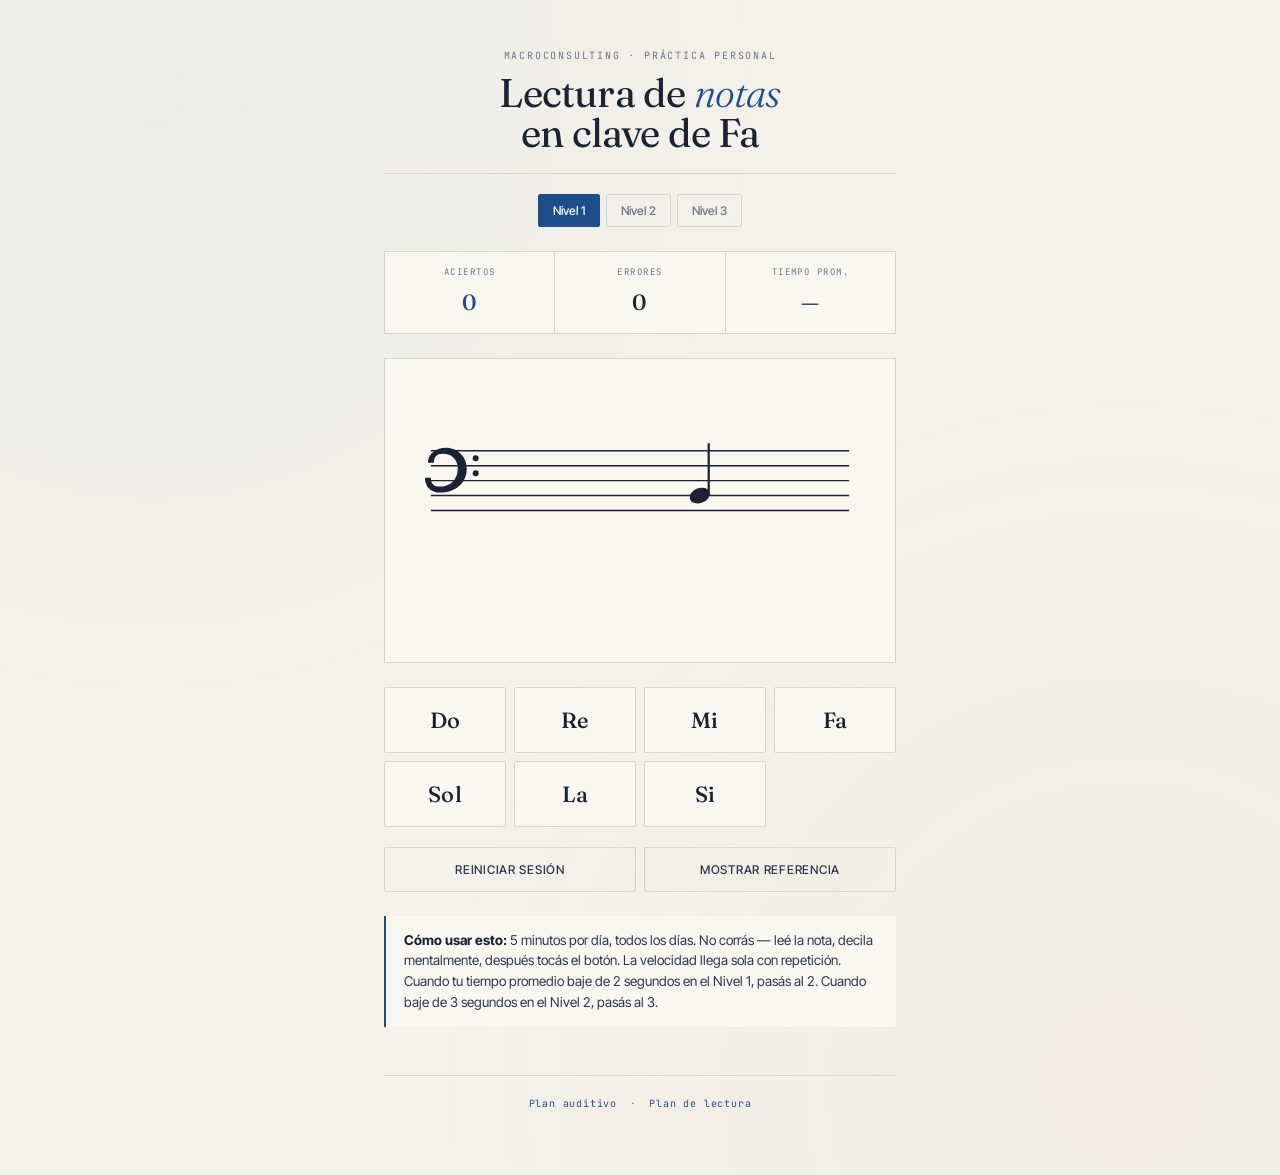
<file: lectura-notas (1).html>
<!DOCTYPE html>
<html lang="es">
<head>
<meta charset="UTF-8">
<meta name="viewport" content="width=device-width, initial-scale=1.0, maximum-scale=1.0">
<meta name="apple-mobile-web-app-capable" content="yes">
<meta name="apple-mobile-web-app-status-bar-style" content="black-translucent">
<title>Bajo — Lectura de Notas</title>
<link rel="preconnect" href="https://fonts.googleapis.com">
<link rel="preconnect" href="https://fonts.gstatic.com" crossorigin>
<link href="https://fonts.googleapis.com/css2?family=Fraunces:ital,opsz,wght@0,9..144,300;0,9..144,400;0,9..144,500;0,9..144,600&family=Inter+Tight:wght@400;500;600;700&family=JetBrains+Mono:wght@400;500;700&display=swap" rel="stylesheet">
<style>
:root{
  --bg:#f4f1ea;
  --paper:#faf7f0;
  --ink:#1a2233;
  --ink-soft:#2c3650;
  --muted:#6b7388;
  --accent:#1e4d8b;
  --rule:#d9d3c5;
  --rule-soft:#e8e2d3;
  --correct:#2d6a3e;
  --wrong:#a93a3a;
}
*{box-sizing:border-box;margin:0;padding:0;-webkit-tap-highlight-color:transparent}
html,body{background:var(--bg);color:var(--ink);font-family:'Inter Tight',sans-serif;-webkit-font-smoothing:antialiased;font-size:16px;line-height:1.5}
body{
  background:
    radial-gradient(circle at 12% 8%, rgba(30,77,139,.04), transparent 40%),
    radial-gradient(circle at 88% 92%, rgba(201,138,58,.05), transparent 45%),
    var(--bg);
  min-height:100vh;
  padding-bottom:40px;
}
.container{max-width:560px;margin:0 auto;padding:24px}

header{padding:24px 0 20px;border-bottom:1px solid var(--rule);text-align:center}
.eyebrow{font-family:'JetBrains Mono',monospace;font-size:10px;letter-spacing:.18em;text-transform:uppercase;color:var(--muted);margin-bottom:10px}
h1{font-family:'Fraunces',serif;font-weight:400;font-size:clamp(28px,5vw,40px);line-height:1;letter-spacing:-.02em}
h1 em{font-style:italic;font-weight:300;color:var(--accent)}

.level-bar{display:flex;gap:6px;margin:20px 0 0;justify-content:center}
.level-btn{padding:8px 14px;background:none;border:1px solid var(--rule);font-family:'Inter Tight',sans-serif;font-size:12px;font-weight:500;color:var(--muted);cursor:pointer;border-radius:2px;transition:all .15s ease}
.level-btn.active{background:var(--accent);color:#fff;border-color:var(--accent)}
.level-btn:disabled{opacity:.4;cursor:not-allowed}

.stats{display:grid;grid-template-columns:repeat(3,1fr);gap:1px;background:var(--rule);border:1px solid var(--rule);margin:24px 0}
.stat{background:var(--paper);padding:14px 8px;text-align:center}
.stat-label{font-family:'JetBrains Mono',monospace;font-size:9px;letter-spacing:.16em;text-transform:uppercase;color:var(--muted);margin-bottom:6px}
.stat-value{font-family:'Fraunces',serif;font-size:22px;font-weight:500;color:var(--ink)}
.stat-value.accent{color:var(--accent)}

.staff-container{background:var(--paper);border:1px solid var(--rule);padding:32px 16px;margin:8px 0 24px;display:flex;justify-content:center;align-items:center;min-height:220px;position:relative}
.staff-container.correct{background:rgba(45,106,62,.08);border-color:var(--correct)}
.staff-container.wrong{background:rgba(169,58,58,.08);border-color:var(--wrong)}
.feedback{position:absolute;top:12px;right:16px;font-family:'JetBrains Mono',monospace;font-size:11px;letter-spacing:.1em;text-transform:uppercase;font-weight:700;opacity:0;transition:opacity .2s ease}
.feedback.show{opacity:1}
.feedback.correct{color:var(--correct)}
.feedback.wrong{color:var(--wrong)}

svg.staff{display:block;max-width:100%;height:auto}

.answers{display:grid;grid-template-columns:repeat(4,1fr);gap:8px;margin-top:8px}
.answer-btn{padding:18px 8px;background:var(--paper);border:1px solid var(--rule);font-family:'Fraunces',serif;font-size:22px;font-weight:500;color:var(--ink);cursor:pointer;border-radius:2px;transition:all .12s ease;letter-spacing:.02em}
.answer-btn:hover{background:var(--ink);color:var(--paper);border-color:var(--ink)}
.answer-btn:active{transform:scale(.96)}
.answer-btn.correct-flash{background:var(--correct);color:#fff;border-color:var(--correct)}
.answer-btn.wrong-flash{background:var(--wrong);color:#fff;border-color:var(--wrong)}
.answer-btn:disabled{cursor:not-allowed}

.controls{display:flex;gap:8px;margin-top:20px}
.ctrl-btn{flex:1;padding:14px;background:none;border:1px solid var(--rule);font-family:'Inter Tight',sans-serif;font-size:12px;font-weight:500;letter-spacing:.06em;color:var(--ink-soft);cursor:pointer;text-transform:uppercase;border-radius:2px;transition:all .15s ease}
.ctrl-btn:hover{background:var(--ink);color:var(--paper);border-color:var(--ink)}

.notes-reference{margin-top:32px;padding-top:24px;border-top:1px solid var(--rule)}
.notes-reference h3{font-family:'Fraunces',serif;font-weight:400;font-size:18px;margin-bottom:14px;letter-spacing:-.01em}
.notes-reference p{font-size:13.5px;color:var(--ink-soft);line-height:1.6;margin-bottom:10px}
.notes-reference code{font-family:'JetBrains Mono',monospace;font-size:.92em;background:rgba(30,77,139,.07);padding:1px 5px;border-radius:2px;color:var(--accent)}

.tips{margin-top:24px;background:var(--paper);border-left:2px solid var(--accent);padding:14px 18px;font-size:13.5px;color:var(--ink-soft);line-height:1.55}
.tips strong{color:var(--ink)}

footer{margin-top:48px;padding-top:20px;border-top:1px solid var(--rule);text-align:center;font-family:'JetBrains Mono',monospace;font-size:10px;color:var(--muted);letter-spacing:.08em}
footer a{color:var(--accent);text-decoration:none;margin:0 6px}

@media (max-width:420px){
  .container{padding:16px}
  .answers{grid-template-columns:repeat(4,1fr)}
  .answer-btn{padding:14px 4px;font-size:18px}
  .stat-value{font-size:18px}
}
</style>
</head>
<body>
<div class="container">

  <header>
    <div class="eyebrow">MacroConsulting · Práctica personal</div>
    <h1>Lectura de <em>notas</em><br>en clave de Fa</h1>
  </header>

  <div class="level-bar">
    <button class="level-btn active" data-level="1">Nivel 1</button>
    <button class="level-btn" data-level="2">Nivel 2</button>
    <button class="level-btn" data-level="3">Nivel 3</button>
  </div>

  <div class="stats">
    <div class="stat">
      <div class="stat-label">Aciertos</div>
      <div class="stat-value accent" id="correctCount">0</div>
    </div>
    <div class="stat">
      <div class="stat-label">Errores</div>
      <div class="stat-value" id="wrongCount">0</div>
    </div>
    <div class="stat">
      <div class="stat-label">Tiempo prom.</div>
      <div class="stat-value" id="avgTime">—</div>
    </div>
  </div>

  <div class="staff-container" id="staffContainer">
    <span class="feedback" id="feedback"></span>
    <svg class="staff" id="staff" viewBox="0 0 320 160" xmlns="http://www.w3.org/2000/svg"></svg>
  </div>

  <div class="answers" id="answers"></div>

  <div class="controls">
    <button class="ctrl-btn" id="resetBtn">Reiniciar sesión</button>
    <button class="ctrl-btn" id="toggleNamesBtn">Mostrar referencia</button>
  </div>

  <div class="notes-reference" id="reference" style="display:none">
    <h3>Notas en clave de Fa</h3>
    <p><strong>Las 5 líneas (de abajo hacia arriba)</strong>: <code>Sol – Si – Re – Fa – La</code></p>
    <p><strong>Los 4 espacios (de abajo hacia arriba)</strong>: <code>La – Do – Mi – Sol</code></p>
    <p><strong>Truco mnemotécnico</strong>: las líneas → "Sol Si Re Fa La" (suena como "sol-si-re-fa-la"). Los espacios → "La Do Mi Sol".</p>
    <p><strong>Líneas adicionales (Nivel 3)</strong>: arriba del pentagrama → <code>Do – Mi</code>. Abajo → <code>Mi – Do</code>. Estas son las que más cuestan al principio — es normal.</p>
  </div>

  <div class="tips">
    <strong>Cómo usar esto:</strong> 5 minutos por día, todos los días. No corrás — leé la nota, decila mentalmente, después tocás el botón. La velocidad llega sola con repetición. Cuando tu tiempo promedio baje de 2 segundos en el Nivel 1, pasás al 2. Cuando baje de 3 segundos en el Nivel 2, pasás al 3.
  </div>

  <footer>
    <a href="bajo-training.html">Plan auditivo</a> · <a href="lectura-training.html">Plan de lectura</a>
  </footer>
</div>

<script>
// === DATOS DE NOTAS EN CLAVE DE FA ===
// y = posición vertical en la pauta (en unidades SVG)
// El pentagrama va de y=40 (línea superior, La) a y=80 (línea inferior, Sol)
// Cada paso de nota = 5 unidades

const ALL_NOTES = [
  // Líneas adicionales abajo (Nivel 3)
  { name:'Do', y:100, ledger:'below', octave:2 },
  { name:'Re', y:95,  ledger:'below', octave:2 },
  { name:'Mi', y:90,  ledger:'below', octave:2 },  // primera línea adicional abajo
  { name:'Fa', y:85,  ledger:null,    octave:2 },
  // Pentagrama (Nivel 1 y 2)
  { name:'Sol',y:80,  ledger:null,    octave:2 },  // línea 1 (la más baja)
  { name:'La', y:75,  ledger:null,    octave:2 },  // espacio 1
  { name:'Si', y:70,  ledger:null,    octave:2 },  // línea 2
  { name:'Do', y:65,  ledger:null,    octave:3 },  // espacio 2
  { name:'Re', y:60,  ledger:null,    octave:3 },  // línea 3 (central)
  { name:'Mi', y:55,  ledger:null,    octave:3 },  // espacio 3
  { name:'Fa', y:50,  ledger:null,    octave:3 },  // línea 4
  { name:'Sol',y:45,  ledger:null,    octave:3 },  // espacio 4
  { name:'La', y:40,  ledger:null,    octave:3 },  // línea 5 (la más alta)
  // Líneas adicionales arriba (Nivel 3)
  { name:'Si', y:35,  ledger:null,    octave:3 },
  { name:'Do', y:30,  ledger:'above', octave:4 },  // primera línea adicional arriba
  { name:'Re', y:25,  ledger:'above', octave:4 },
  { name:'Mi', y:20,  ledger:'above', octave:4 },
];

// Nivel 1: solo líneas del pentagrama
const LEVEL_1 = ALL_NOTES.filter(n => n.y >= 40 && n.y <= 80 && [40,50,60,70,80].includes(n.y));
// Nivel 2: todo el pentagrama (líneas + espacios)
const LEVEL_2 = ALL_NOTES.filter(n => n.y >= 40 && n.y <= 80);
// Nivel 3: todo, incluidas líneas adicionales
const LEVEL_3 = ALL_NOTES;

const LEVELS = { 1: LEVEL_1, 2: LEVEL_2, 3: LEVEL_3 };

// === ESTADO ===
const STORAGE_KEY = 'lectura-notas-state';

function loadState(){
  try { return JSON.parse(localStorage.getItem(STORAGE_KEY)) || defaultState(); }
  catch(e){ return defaultState(); }
}
function defaultState(){
  return { level:1, correct:0, wrong:0, times:[], lastNote:null };
}
function saveState(){
  try { localStorage.setItem(STORAGE_KEY, JSON.stringify(state)); } catch(e){}
}

let state = loadState();
let currentNote = null;
let questionStartTime = null;
let acceptingAnswers = false;

const NOTE_OPTIONS = ['Do','Re','Mi','Fa','Sol','La','Si'];

// === DIBUJO DEL PENTAGRAMA ===

function drawStaff(note){
  const svg = document.getElementById('staff');
  // viewBox: 0 0 320 160
  // Pentagrama centrado verticalmente
  const lines = [40, 50, 60, 70, 80];
  const noteX = 200;

  let html = '';

  // Líneas del pentagrama
  lines.forEach(y => {
    html += `<line x1="20" y1="${y}" x2="300" y2="${y}" stroke="#1a2233" stroke-width="1"/>`;
  });

  // Clave de Fa (símbolo simplificado pero reconocible)
  html += drawBassClef(30, 60);

  // Líneas adicionales para la nota
  if (note.ledger === 'above') {
    // Líneas adicionales arriba (sobre la 5ª línea, y<40)
    for (let y = 30; y >= note.y; y -= 10) {
      if (y < 40) html += `<line x1="${noteX-12}" y1="${y}" x2="${noteX+12}" y2="${y}" stroke="#1a2233" stroke-width="1"/>`;
    }
  } else if (note.ledger === 'below') {
    // Líneas adicionales abajo (debajo de la 1ª línea, y>80)
    for (let y = 90; y <= note.y; y += 10) {
      if (y > 80) html += `<line x1="${noteX-12}" y1="${y}" x2="${noteX+12}" y2="${y}" stroke="#1a2233" stroke-width="1"/>`;
    }
  }

  // Nota (cabeza de nota negra, ovalada e inclinada)
  html += `<ellipse cx="${noteX}" cy="${note.y}" rx="7" ry="5" fill="#1a2233" transform="rotate(-20 ${noteX} ${note.y})"/>`;

  // Plica (stem)
  if (note.y >= 60) {
    // Plica hacia arriba (notas bajas)
    html += `<line x1="${noteX+6}" y1="${note.y-1}" x2="${noteX+6}" y2="${note.y-35}" stroke="#1a2233" stroke-width="1.5"/>`;
  } else {
    // Plica hacia abajo (notas altas)
    html += `<line x1="${noteX-6}" y1="${note.y+1}" x2="${noteX-6}" y2="${note.y+35}" stroke="#1a2233" stroke-width="1.5"/>`;
  }

  svg.innerHTML = html;
}

function drawBassClef(cx, cy){
  // Clave de Fa estilizada — espiral con dos puntos a la derecha
  // El "ojo" de la clave se posa en la línea de Fa (y=50)
  const yFa = 50;
  return `
    <g transform="translate(${cx}, ${yFa})">
      <path d="M 0,-12
               C 8,-12 14,-6 14,2
               C 14,12 6,18 -4,18
               C -10,18 -14,14 -14,8
               L -10,8
               C -10,12 -8,14 -4,14
               C 2,14 8,10 8,2
               C 8,-4 4,-8 -2,-8
               C -6,-8 -8,-6 -8,-2
               L -12,-2
               C -12,-8 -6,-12 0,-12 Z"
            fill="#1a2233"/>
      <circle cx="20" cy="-5" r="2" fill="#1a2233"/>
      <circle cx="20" cy="5" r="2" fill="#1a2233"/>
    </g>
  `;
}

// === LÓGICA DE PREGUNTAS ===

function pickNote(){
  const pool = LEVELS[state.level];
  let pick;
  // Evitar repetir la misma nota dos veces seguidas
  let attempts = 0;
  do {
    pick = pool[Math.floor(Math.random() * pool.length)];
    attempts++;
  } while (state.lastNote && pick.name === state.lastNote.name && pick.y === state.lastNote.y && attempts < 10);
  return pick;
}

function newQuestion(){
  currentNote = pickNote();
  state.lastNote = currentNote;
  drawStaff(currentNote);
  questionStartTime = Date.now();
  acceptingAnswers = true;
  document.getElementById('staffContainer').classList.remove('correct','wrong');
  document.getElementById('feedback').classList.remove('show');
  document.querySelectorAll('.answer-btn').forEach(b=>{
    b.classList.remove('correct-flash','wrong-flash');
    b.disabled = false;
  });
}

function handleAnswer(noteName, btn){
  if (!acceptingAnswers) return;
  acceptingAnswers = false;
  const elapsed = (Date.now() - questionStartTime) / 1000;

  if (noteName === currentNote.name) {
    state.correct++;
    state.times.push(elapsed);
    // mantener solo los últimos 20 tiempos
    if (state.times.length > 20) state.times.shift();
    btn.classList.add('correct-flash');
    document.getElementById('staffContainer').classList.add('correct');
    showFeedback('✓ Correcto', 'correct');
    setTimeout(newQuestion, 700);
  } else {
    state.wrong++;
    btn.classList.add('wrong-flash');
    // marcar también la correcta
    document.querySelectorAll('.answer-btn').forEach(b=>{
      if (b.dataset.note === currentNote.name) b.classList.add('correct-flash');
    });
    document.getElementById('staffContainer').classList.add('wrong');
    showFeedback('Era ' + currentNote.name, 'wrong');
    setTimeout(newQuestion, 1500);
  }
  updateStats();
  saveState();
}

function showFeedback(text, kind){
  const fb = document.getElementById('feedback');
  fb.textContent = text;
  fb.className = 'feedback show ' + kind;
}

function updateStats(){
  document.getElementById('correctCount').textContent = state.correct;
  document.getElementById('wrongCount').textContent = state.wrong;
  if (state.times.length > 0) {
    const avg = state.times.reduce((a,b)=>a+b,0) / state.times.length;
    document.getElementById('avgTime').textContent = avg.toFixed(1) + 's';
  } else {
    document.getElementById('avgTime').textContent = '—';
  }
}

// === UI ===

function buildAnswers(){
  const container = document.getElementById('answers');
  container.innerHTML = '';
  // Mostramos solo 7 nombres, pero el último (Si) lo ponemos en una fila de 4+3
  // Para mantener grid de 4 columnas, ponemos 4 arriba y 3 abajo
  NOTE_OPTIONS.forEach(name => {
    const btn = document.createElement('button');
    btn.className = 'answer-btn';
    btn.textContent = name;
    btn.dataset.note = name;
    btn.addEventListener('click', ()=>handleAnswer(name, btn));
    container.appendChild(btn);
  });
}

document.querySelectorAll('.level-btn').forEach(btn=>{
  btn.addEventListener('click', ()=>{
    document.querySelectorAll('.level-btn').forEach(b=>b.classList.remove('active'));
    btn.classList.add('active');
    state.level = parseInt(btn.dataset.level);
    saveState();
    newQuestion();
  });
});

document.getElementById('resetBtn').addEventListener('click', ()=>{
  if (confirm('¿Reiniciar contadores y tiempos? (No afecta el nivel seleccionado.)')) {
    state.correct = 0;
    state.wrong = 0;
    state.times = [];
    saveState();
    updateStats();
  }
});

document.getElementById('toggleNamesBtn').addEventListener('click', (e)=>{
  const ref = document.getElementById('reference');
  if (ref.style.display === 'none') {
    ref.style.display = 'block';
    e.target.textContent = 'Ocultar referencia';
  } else {
    ref.style.display = 'none';
    e.target.textContent = 'Mostrar referencia';
  }
});

// === INIT ===
// activar el nivel guardado
document.querySelectorAll('.level-btn').forEach(b=>{
  b.classList.toggle('active', parseInt(b.dataset.level) === state.level);
});
buildAnswers();
updateStats();
newQuestion();
</script>
</body>
</html>
</file>
<file: css/fuentes.css>
/* Fuentes autoalojadas. Descargadas de Google Fonts (SIL Open Font License).
   Solo los subconjuntos latin y latin-ext, en versión variable.
   El sitio no hace ningún pedido a fonts.googleapis.com ni a fonts.gstatic.com. */

@font-face{
  font-family:'Fraunces';
  font-style:italic;
  font-weight:300 700;
  font-display:swap;
  src:url(fuentes/fraunces-italic-latin-ext.woff2) format('woff2');
  unicode-range:U+0100-02BA, U+02BD-02C5, U+02C7-02CC, U+02CE-02D7, U+02DD-02FF, U+0304, U+0308, U+0329, U+1D00-1DBF, U+1E00-1E9F, U+1EF2-1EFF, U+2020, U+20A0-20AB, U+20AD-20C0, U+2113, U+2C60-2C7F, U+A720-A7FF;
}

@font-face{
  font-family:'Fraunces';
  font-style:italic;
  font-weight:300 700;
  font-display:swap;
  src:url(fuentes/fraunces-italic-latin.woff2) format('woff2');
  unicode-range:U+0000-00FF, U+0131, U+0152-0153, U+02BB-02BC, U+02C6, U+02DA, U+02DC, U+0304, U+0308, U+0329, U+2000-206F, U+20AC, U+2122, U+2191, U+2193, U+2212, U+2215, U+FEFF, U+FFFD;
}

@font-face{
  font-family:'Fraunces';
  font-style:normal;
  font-weight:300 700;
  font-display:swap;
  src:url(fuentes/fraunces-normal-latin-ext.woff2) format('woff2');
  unicode-range:U+0100-02BA, U+02BD-02C5, U+02C7-02CC, U+02CE-02D7, U+02DD-02FF, U+0304, U+0308, U+0329, U+1D00-1DBF, U+1E00-1E9F, U+1EF2-1EFF, U+2020, U+20A0-20AB, U+20AD-20C0, U+2113, U+2C60-2C7F, U+A720-A7FF;
}

@font-face{
  font-family:'Fraunces';
  font-style:normal;
  font-weight:300 700;
  font-display:swap;
  src:url(fuentes/fraunces-normal-latin.woff2) format('woff2');
  unicode-range:U+0000-00FF, U+0131, U+0152-0153, U+02BB-02BC, U+02C6, U+02DA, U+02DC, U+0304, U+0308, U+0329, U+2000-206F, U+20AC, U+2122, U+2191, U+2193, U+2212, U+2215, U+FEFF, U+FFFD;
}

@font-face{
  font-family:'Inter Tight';
  font-style:normal;
  font-weight:400 700;
  font-display:swap;
  src:url(fuentes/inter-tight-normal-latin-ext.woff2) format('woff2');
  unicode-range:U+0100-02BA, U+02BD-02C5, U+02C7-02CC, U+02CE-02D7, U+02DD-02FF, U+0304, U+0308, U+0329, U+1D00-1DBF, U+1E00-1E9F, U+1EF2-1EFF, U+2020, U+20A0-20AB, U+20AD-20C0, U+2113, U+2C60-2C7F, U+A720-A7FF;
}

@font-face{
  font-family:'Inter Tight';
  font-style:normal;
  font-weight:400 700;
  font-display:swap;
  src:url(fuentes/inter-tight-normal-latin.woff2) format('woff2');
  unicode-range:U+0000-00FF, U+0131, U+0152-0153, U+02BB-02BC, U+02C6, U+02DA, U+02DC, U+0304, U+0308, U+0329, U+2000-206F, U+20AC, U+2122, U+2191, U+2193, U+2212, U+2215, U+FEFF, U+FFFD;
}

@font-face{
  font-family:'JetBrains Mono';
  font-style:normal;
  font-weight:400 700;
  font-display:swap;
  src:url(fuentes/jetbrains-mono-normal-latin-ext.woff2) format('woff2');
  unicode-range:U+0100-02BA, U+02BD-02C5, U+02C7-02CC, U+02CE-02D7, U+02DD-02FF, U+0304, U+0308, U+0329, U+1D00-1DBF, U+1E00-1E9F, U+1EF2-1EFF, U+2020, U+20A0-20AB, U+20AD-20C0, U+2113, U+2C60-2C7F, U+A720-A7FF;
}

@font-face{
  font-family:'JetBrains Mono';
  font-style:normal;
  font-weight:400 700;
  font-display:swap;
  src:url(fuentes/jetbrains-mono-normal-latin.woff2) format('woff2');
  unicode-range:U+0000-00FF, U+0131, U+0152-0153, U+02BB-02BC, U+02C6, U+02DA, U+02DC, U+0304, U+0308, U+0329, U+2000-206F, U+20AC, U+2122, U+2191, U+2193, U+2212, U+2215, U+FEFF, U+FFFD;
}
</file>
<file: css/estilos.css>
/* Sitio de estudio — bajo y batería.
   Un solo lugar para el sistema visual: antes estaba copiado en cada HTML.
   Pensado para leerse desde el atril, a medio metro, con luz mala. */

:root{
  --bg:#f4f1ea;
  --paper:#faf7f0;
  --ink:#1a2233;
  --ink-soft:#2c3650;
  --muted:#5b6377;          /* más oscuro que el original: contraste sobre --bg */
  --accent:#1a4478;         /* más oscuro que el original: contraste sobre --paper */
  --accent-2:#a86d22;
  --rule:#d9d3c5;
  --rule-soft:#e8e2d3;
  --hecho:#2d6a3e;
  --apagado:#b3ac9c;

  --ancho:44rem;
  --toque:3rem;             /* alto mínimo de cualquier cosa que se toque */
}

*{box-sizing:border-box;margin:0;padding:0}

html{
  /* Base grande a propósito: se lee de lejos. El resto del sitio va en rem. */
  font-size:18px;
  -webkit-text-size-adjust:100%;
}

body{
  background:
    radial-gradient(circle at 10% 5%, rgba(26,68,120,.06), transparent 45%),
    radial-gradient(circle at 90% 95%, rgba(168,109,34,.07), transparent 50%),
    var(--bg);
  color:var(--ink);
  font-family:'Inter Tight',system-ui,sans-serif;
  -webkit-font-smoothing:antialiased;
  line-height:1.55;
  min-height:100vh;
  padding-bottom:3rem;
}

a{color:var(--accent)}

.saltar{
  position:absolute;left:-9999px;top:0;background:var(--ink);color:var(--paper);
  padding:.75rem 1rem;z-index:10;text-decoration:none;
}
.saltar:focus{left:0}

.contenedor{max-width:var(--ancho);margin:0 auto;padding:1.25rem}

.cargando{color:var(--muted);padding:2rem 0;font-family:'JetBrains Mono',monospace;font-size:.8rem;letter-spacing:.12em;text-transform:uppercase}

/* ---------- barra superior ---------- */

.barra[hidden]{display:none}
.barra{
  position:sticky;top:0;z-index:5;
  display:flex;align-items:stretch;justify-content:space-between;gap:1rem;
  background:rgba(244,241,234,.94);
  backdrop-filter:blur(8px);
  border-bottom:1px solid var(--rule);
  padding:0 max(1.25rem,env(safe-area-inset-left));
}
.barra a{
  display:flex;align-items:center;
  min-height:var(--toque);
  font-family:'JetBrains Mono',monospace;font-size:.72rem;letter-spacing:.14em;
  text-transform:uppercase;color:var(--muted);text-decoration:none;
}
.barra a:active{color:var(--accent)}
.barra-buscar{padding-left:1rem}

/* ---------- encabezados de página ---------- */

.cabecera{padding:2rem 0 1.5rem;border-bottom:1px solid var(--rule);margin-bottom:1.5rem}
.cabecera.centrada{text-align:center;padding-top:2.75rem}

.antetitulo{
  font-family:'JetBrains Mono',monospace;font-size:.66rem;letter-spacing:.2em;
  text-transform:uppercase;color:var(--muted);margin-bottom:1rem;
}

h1{
  font-family:'Fraunces',Georgia,serif;font-weight:400;
  font-size:clamp(2.1rem,8vw,3.1rem);line-height:1;letter-spacing:-.025em;
}
h1 em{font-style:italic;font-weight:300;color:var(--accent)}

.bajada{margin-top:.9rem;font-size:.95rem;color:var(--ink-soft);line-height:1.6}
.cabecera.centrada .bajada{max-width:30rem;margin-left:auto;margin-right:auto}

.rotulo{
  font-family:'JetBrains Mono',monospace;font-size:.66rem;letter-spacing:.2em;
  text-transform:uppercase;color:var(--muted);
  margin:2rem 0 .85rem;padding-bottom:.6rem;border-bottom:1px solid var(--rule-soft);
}

/* ---------- tarjetas ---------- */

.tarjetas{display:flex;flex-direction:column;gap:.85rem}

.tarjeta{
  display:block;background:var(--paper);border:1px solid var(--rule);
  padding:1.15rem 1.25rem;text-decoration:none;color:inherit;border-radius:2px;
  min-height:var(--toque);
  border-left:3px solid transparent;
}
.tarjeta:active{border-left-color:var(--accent);background:#fff}
@media (hover:hover){
  .tarjeta{transition:border-color .15s ease}
  .tarjeta:hover{border-color:var(--accent)}
}

.tarjeta-cabeza{display:flex;align-items:baseline;justify-content:space-between;gap:.85rem;flex-wrap:wrap}
.tarjeta-titulo{
  font-family:'Fraunces',Georgia,serif;font-weight:400;font-size:1.35rem;
  letter-spacing:-.015em;line-height:1.2;color:var(--ink);
}
.tarjeta-titulo em{font-style:italic;color:var(--accent)}
.tarjeta-meta{
  font-family:'JetBrains Mono',monospace;font-size:.7rem;letter-spacing:.08em;
  color:var(--muted);white-space:nowrap;
}
.tarjeta-desc{font-size:.88rem;color:var(--ink-soft);line-height:1.6;margin-top:.4rem}

.etiqueta{
  display:inline-block;font-family:'JetBrains Mono',monospace;font-size:.64rem;
  letter-spacing:.14em;text-transform:uppercase;color:var(--accent);
  background:rgba(26,68,120,.09);padding:.2rem .5rem;border-radius:2px;
  margin-top:.7rem;margin-right:.35rem;
}
.etiqueta.calida{color:var(--accent-2);background:rgba(168,109,34,.12)}

/* accesos grandes de la home */
.acceso{
  display:block;background:var(--paper);border:1px solid var(--rule);
  border-left:4px solid var(--accent);
  padding:1.6rem 1.4rem;text-decoration:none;color:inherit;border-radius:2px;
}
.acceso:active{background:#fff}
.acceso .acceso-titulo{
  font-family:'Fraunces',Georgia,serif;font-weight:400;font-size:2rem;
  line-height:1.05;letter-spacing:-.02em;color:var(--ink);
}
.acceso .acceso-desc{margin-top:.5rem;font-size:.88rem;color:var(--muted)}
.acceso.calido{border-left-color:var(--accent-2)}

/* ---------- grilla del curso ---------- */

.grilla-curso{
  display:grid;grid-template-columns:repeat(auto-fill,minmax(4.5rem,1fr));
  gap:.6rem;margin-top:.25rem;
}
.semana{
  display:flex;flex-direction:column;align-items:center;justify-content:center;
  min-height:4.2rem;padding:.5rem .25rem;
  background:var(--paper);border:1px solid var(--rule);border-radius:2px;
  text-decoration:none;color:var(--ink);text-align:center;
}
.semana .n{
  font-family:'Fraunces',Georgia,serif;font-size:1.5rem;line-height:1;
  font-style:italic;color:var(--accent);
}
.semana .et{
  font-family:'JetBrains Mono',monospace;font-size:.58rem;letter-spacing:.1em;
  text-transform:uppercase;color:var(--muted);margin-top:.35rem;
}
.semana:active{background:#fff}
.semana.falta{
  background:transparent;border-style:dashed;border-color:var(--apagado);
  color:var(--apagado);cursor:default;
}
.semana.falta .n{color:var(--apagado);font-style:normal;font-weight:300}
.semana.falta .et{color:var(--apagado)}
.semana.registrada{border-color:var(--hecho);border-left-width:3px}
.semana.registrada .et{color:var(--hecho)}

.leyenda{
  display:flex;gap:1.1rem;flex-wrap:wrap;margin-top:1rem;
  font-size:.78rem;color:var(--muted);
}
.leyenda span{display:inline-flex;align-items:center;gap:.4rem}
.leyenda i{width:.7rem;height:.7rem;border:1px solid var(--rule);border-radius:2px;background:var(--paper);font-style:normal}
.leyenda i.falta{border-style:dashed;border-color:var(--apagado);background:transparent}
.leyenda i.registrada{border-color:var(--hecho);background:var(--paper)}

/* ---------- documento renderizado desde markdown ---------- */

.doc{font-size:1.02rem;line-height:1.7;color:var(--ink-soft)}
.doc>*+*{margin-top:1.1rem}

.doc h1,.doc h2,.doc h3,.doc h4{
  font-family:'Fraunces',Georgia,serif;font-weight:400;color:var(--ink);
  line-height:1.15;letter-spacing:-.015em;
}
.doc h1{font-size:1.95rem;margin-top:2.2rem}
.doc h2{font-size:1.6rem;margin-top:2.2rem;padding-bottom:.5rem;border-bottom:1px solid var(--rule-soft)}
.doc h3{font-size:1.25rem;margin-top:1.8rem}
.doc h4{font-size:1.08rem;margin-top:1.5rem;font-family:'Inter Tight',system-ui,sans-serif;font-weight:600}
.doc h1 em,.doc h2 em,.doc h3 em{font-style:italic;color:var(--accent)}

.doc strong{color:var(--ink);font-weight:600}
.doc a{color:var(--accent);text-underline-offset:.15em}

.doc ul,.doc ol{padding-left:1.4rem}
.doc li+li{margin-top:.5rem}
.doc li>ul,.doc li>ol{margin-top:.5rem}

.doc blockquote{
  border-left:2px solid var(--accent-2);background:var(--paper);
  padding:.9rem 1.1rem;color:var(--ink-soft);
}
.doc blockquote>*+*{margin-top:.6rem}

.doc code{
  font-family:'JetBrains Mono',monospace;font-size:.85em;
  background:rgba(26,68,120,.08);padding:.1rem .3rem;border-radius:2px;color:var(--accent);
}
.doc pre{
  background:var(--paper);border:1px solid var(--rule);border-radius:2px;
  padding:.9rem 1rem;overflow-x:auto;
}
.doc pre code{background:none;padding:0;color:var(--ink-soft)}

.doc hr{border:none;border-top:1px solid var(--rule);margin:2rem 0}

/* Las tablas no pueden desbordar la pantalla: scrollean dentro de su caja. */
.tabla-scroll{overflow-x:auto;-webkit-overflow-scrolling:touch;border:1px solid var(--rule);border-radius:2px;background:var(--paper)}
.doc table{border-collapse:collapse;width:100%;font-size:.9rem}
.doc th,.doc td{padding:.7rem .85rem;text-align:left;border-bottom:1px solid var(--rule-soft);vertical-align:top}
.doc thead th{
  font-family:'JetBrains Mono',monospace;font-size:.66rem;letter-spacing:.12em;
  text-transform:uppercase;color:var(--muted);font-weight:500;white-space:nowrap;
}
.doc tbody tr:last-child td{border-bottom:none}
.doc td strong{white-space:nowrap}

/* ---------- video embebido ---------- */

.video{
  margin:1.5rem 0;background:#0d1117;border:1px solid var(--rule);border-radius:2px;
  overflow:hidden;position:relative;aspect-ratio:16/9;
}
.video.vertical{aspect-ratio:9/16;max-width:26rem;margin-left:auto;margin-right:auto}
.video iframe{position:absolute;inset:0;width:100%;height:100%;border:none}

/* ---------- registro semanal ---------- */

.registro{margin-top:3rem;padding-top:1.5rem;border-top:2px solid var(--rule)}

.registro fieldset{border:none;margin-top:1.5rem}
.registro legend{
  font-family:'JetBrains Mono',monospace;font-size:.66rem;letter-spacing:.2em;
  text-transform:uppercase;color:var(--muted);
  padding-bottom:.6rem;margin-bottom:.85rem;width:100%;border-bottom:1px solid var(--rule-soft);
}

.rubrica-fila{
  display:flex;align-items:center;justify-content:space-between;gap:1rem;
  flex-wrap:wrap;padding:.65rem 0;border-bottom:1px solid var(--rule-soft);
}
.rubrica-fila:last-child{border-bottom:none}
.rubrica-nombre{font-size:.95rem;color:var(--ink);font-weight:500;flex:1 1 9rem}

.puntos{display:flex;gap:.4rem}
.puntos button{
  min-width:var(--toque);min-height:var(--toque);
  background:var(--paper);border:1px solid var(--rule);border-radius:2px;
  font-family:'Fraunces',Georgia,serif;font-size:1.15rem;color:var(--ink-soft);
  cursor:pointer;
}
.puntos button[aria-pressed="true"]{
  background:var(--accent);border-color:var(--accent);color:#fff;
}

.dias{display:grid;grid-template-columns:repeat(auto-fit,minmax(3.4rem,1fr));gap:.5rem}
.dia{display:flex;flex-direction:column;align-items:center;gap:.35rem}
.dia label{
  font-family:'JetBrains Mono',monospace;font-size:.62rem;letter-spacing:.1em;
  text-transform:uppercase;color:var(--muted);
}
.dia input{
  width:100%;min-height:var(--toque);
  background:var(--paper);border:1px solid var(--rule);border-radius:2px;
  font-family:'JetBrains Mono',monospace;font-size:1rem;color:var(--ink);
  text-align:center;padding:.4rem;
}

.registro textarea{
  width:100%;min-height:6.5rem;margin-top:.5rem;
  background:var(--paper);border:1px solid var(--rule);border-radius:2px;
  font-family:'Inter Tight',system-ui,sans-serif;font-size:1rem;color:var(--ink);
  line-height:1.6;padding:.8rem .9rem;resize:vertical;
}
.registro label.campo{
  display:block;font-size:.95rem;color:var(--ink);font-weight:500;margin-top:1.1rem;
}

.registro input:focus,.registro textarea:focus,.puntos button:focus-visible,
.tarjeta:focus-visible,.semana:focus-visible,.acceso:focus-visible,.boton:focus-visible{
  outline:2px solid var(--accent);outline-offset:2px;
}

/* El total va siempre debajo de los campos y se actualiza mientras cargás. */
.total{
  margin-top:2rem;padding:1.1rem 1.25rem;
  background:var(--paper);border:1px solid var(--rule);border-left:3px solid var(--rule);
  border-radius:2px;text-align:center;
}
.total.completo{border-left-color:var(--hecho)}
.total-rotulo{
  font-family:'JetBrains Mono',monospace;font-size:.64rem;letter-spacing:.2em;
  text-transform:uppercase;color:var(--muted);
}
.total-numero{
  font-family:'Fraunces',Georgia,serif;font-size:2.4rem;line-height:1.05;
  color:var(--ink);margin-top:.3rem;
}
.total.completo .total-numero{color:var(--hecho)}
.total-detalle{font-size:.82rem;color:var(--muted);margin-top:.25rem}

.acciones{display:flex;flex-direction:column;gap:.6rem;margin-top:1.75rem}

/* Copiar arriba y a lo ancho: es el que más se usa desde el celular.
   Las dos descargas de la semana van a la par; el respaldo completo, aparte. */
.exportaciones{display:grid;grid-template-columns:1fr 1fr;gap:.6rem}
.exportaciones .principal,
.exportaciones .completo{grid-column:1 / -1}

.boton{
  display:flex;align-items:center;justify-content:center;
  min-height:var(--toque);padding:.85rem 1rem;
  background:var(--ink);color:var(--paper);border:1px solid var(--ink);border-radius:2px;
  font-family:'Inter Tight',system-ui,sans-serif;font-size:.82rem;font-weight:600;
  letter-spacing:.06em;text-transform:uppercase;cursor:pointer;text-decoration:none;
  text-align:center;
}
.boton.principal{background:var(--accent);border-color:var(--accent);min-height:3.5rem;font-size:.9rem}
.boton.suave{background:transparent;color:var(--ink-soft);border-color:var(--rule)}
.boton.peligro{background:transparent;color:#8a2b2b;border-color:#d8b6b6}
.boton.peligro.armado{background:#8a2b2b;color:#fff;border-color:#8a2b2b}
.boton:active{opacity:.85}
.boton[disabled]{
  opacity:.45;cursor:default;
  background:transparent;color:var(--muted);border-color:var(--rule-soft);
}

.ayuda{font-size:.8rem;color:var(--muted);line-height:1.55;margin-top:.75rem}

/* El borrado no se mezcla con la exportación. */
.zona-borrado{margin-top:2.5rem;padding-top:1.25rem;border-top:1px solid var(--rule-soft)}

.guardado{
  font-family:'JetBrains Mono',monospace;font-size:.68rem;letter-spacing:.12em;
  text-transform:uppercase;color:var(--hecho);min-height:1.2rem;margin-top:.85rem;text-align:center;
}
.guardado.error{color:#8a2b2b}

.exportado{
  width:100%;min-height:14rem;margin-top:.75rem;
  background:var(--paper);border:1px solid var(--accent);border-radius:2px;
  font-family:'JetBrains Mono',monospace;font-size:.8rem;line-height:1.6;
  color:var(--ink);padding:.85rem;resize:vertical;
}

/* ---------- búsqueda ---------- */

.buscador{display:flex;flex-direction:column;gap:.6rem;margin-bottom:1rem}
.buscador input{
  width:100%;min-height:var(--toque);
  background:var(--paper);border:1px solid var(--rule);border-radius:2px;
  font-family:'Inter Tight',system-ui,sans-serif;font-size:1.05rem;color:var(--ink);
  padding:.75rem .9rem;
}
.buscador input:focus{outline:2px solid var(--accent);outline-offset:2px}

.resultado-fragmento{
  font-size:.85rem;color:var(--muted);line-height:1.6;margin-top:.4rem;
}
.resultado-fragmento mark{background:rgba(168,109,34,.28);color:var(--ink);padding:0 .1rem}

/* ---------- avisos ---------- */

.aviso{
  background:var(--paper);border:1px solid var(--rule);border-left:3px solid var(--accent-2);
  border-radius:2px;padding:1rem 1.15rem;color:var(--ink-soft);font-size:.92rem;line-height:1.6;
}
.vacio{
  color:var(--muted);font-size:.92rem;padding:1.25rem 0;font-style:italic;
}

.pie{
  max-width:var(--ancho);margin:3rem auto 0;padding:1.5rem 1.25rem 0;
  border-top:1px solid var(--rule);text-align:center;
  font-family:'JetBrains Mono',monospace;font-size:.64rem;color:var(--muted);letter-spacing:.1em;
}

@media (min-width:40rem){
  .contenedor{padding:1.5rem}
  .acciones{flex-direction:row}
  .acciones .boton{flex:1}
}
</file>
